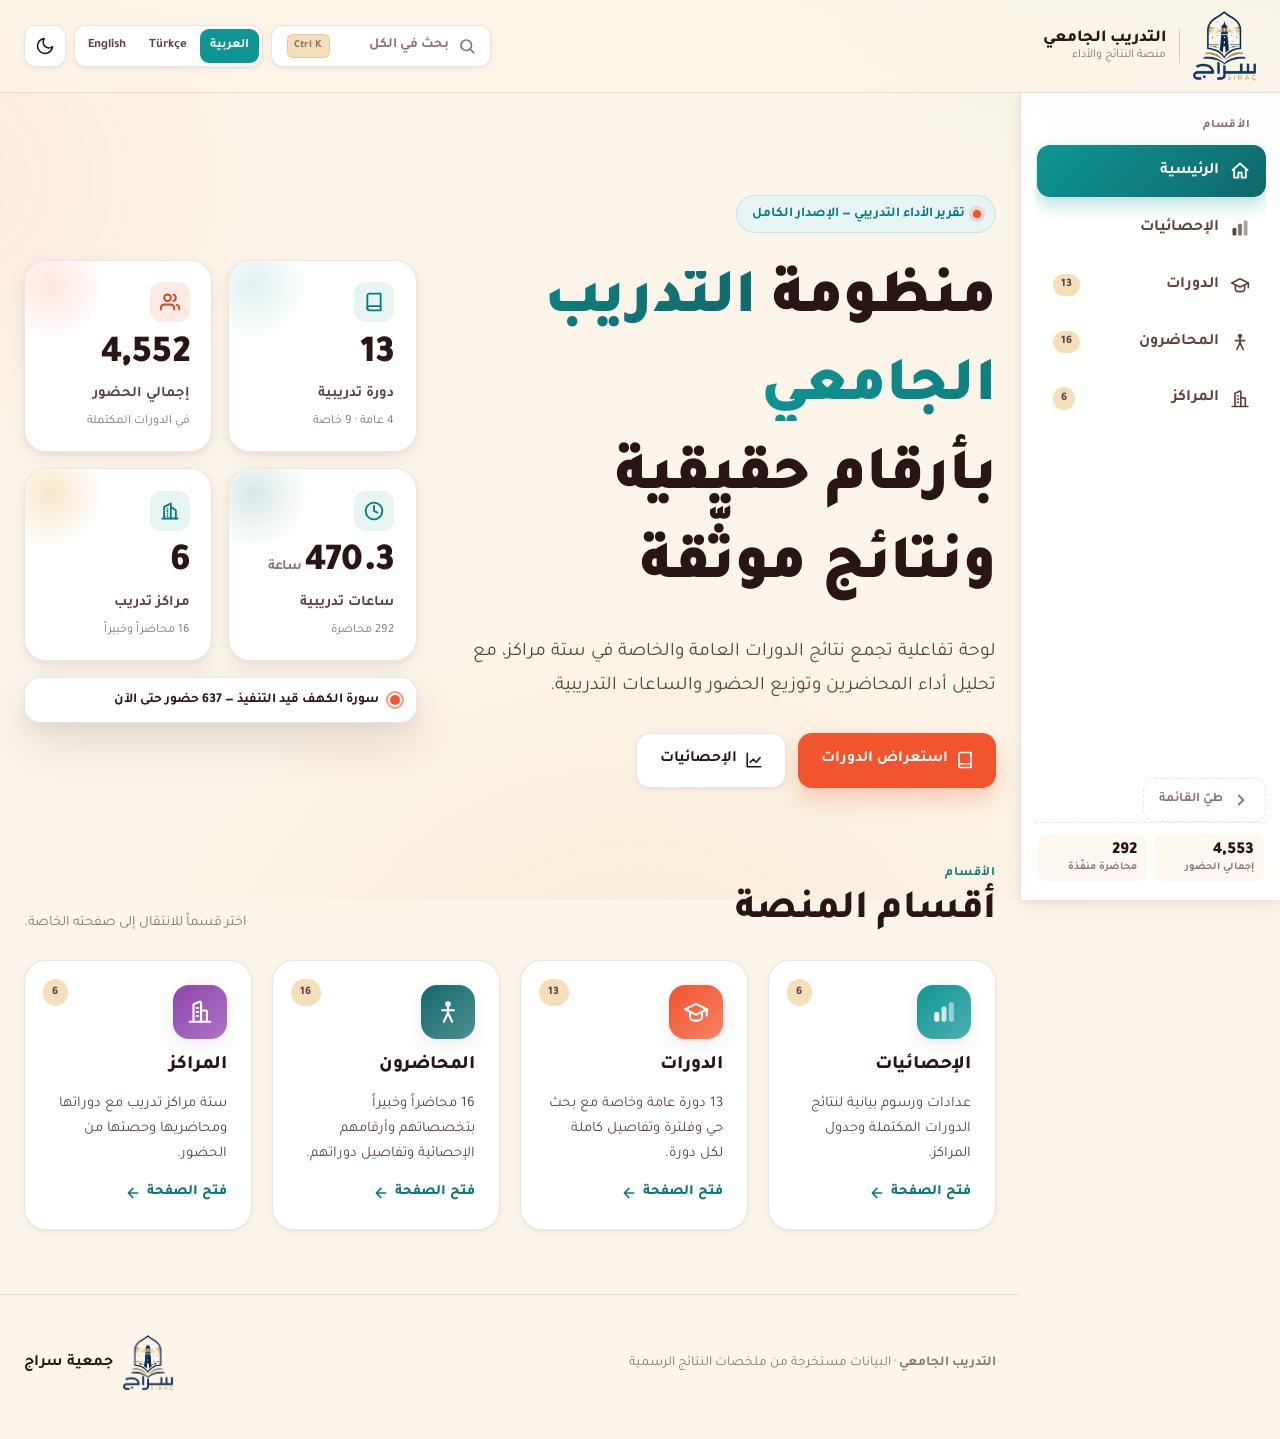
<file: index.html>
<!DOCTYPE html>
<html lang="ar" dir="rtl" data-theme="light">
<head>
<meta charset="UTF-8">
<meta name="viewport" content="width=device-width, initial-scale=1.0">
<meta name="color-scheme" content="light dark">
<title>الرئيسية — التدريب الجامعي</title>
<link rel="preconnect" href="https://fonts.googleapis.com">
<link rel="preconnect" href="https://fonts.gstatic.com" crossorigin>
<link href="https://fonts.googleapis.com/css2?family=Tajawal:wght@300;400;500;700;800;900&display=swap" rel="stylesheet">
<link rel="stylesheet" href="assets/style.css">
<script>
/* start every page at the top, even on back/forward or bfcache restore */
try{if('scrollRestoration' in history)history.scrollRestoration='manual'}catch(e){}
addEventListener('pageshow',function(){window.scrollTo(0,0)});
addEventListener('DOMContentLoaded',function(){window.scrollTo(0,0)});
</script>
</head>
<body data-page="home">

<header class="header">
  <div class="container">
    <a class="brand" href="#top" aria-label="Home">
      <span class="brand-mark" aria-hidden="true">
        <img class="logo-light" src="assets/logo.png" alt="">
        <img class="logo-dark" src="assets/logo-dark.png" alt="">
      </span>
      <span class="brand-text">
        <strong data-i18n="brand">التدريب الجامعي</strong>
        <span data-i18n="brandSub">منصة النتائج والأداء</span>
      </span>
    </a>
    <div class="header-actions">
      <button type="button" class="search-trigger" id="searchTrigger" aria-label="بحث">
        <svg viewBox="0 0 24 24" fill="none" stroke="currentColor" stroke-width="2.3" stroke-linecap="round" stroke-linejoin="round"><circle cx="11" cy="11" r="7"/><path d="M21 21l-4.3-4.3"/></svg>
        <span data-i18n="searchAll">بحث في الكل</span>
        <kbd>Ctrl K</kbd>
      </button>
      <div class="lang-switch" role="group" aria-label="Language">
        <button type="button" data-lang="ar" aria-pressed="true">العربية</button>
        <button type="button" data-lang="tr" aria-pressed="false">Türkçe</button>
        <button type="button" data-lang="en" aria-pressed="false">English</button>
      </div>
      <button type="button" class="icon-btn nav-burger" id="navBurger" aria-label="Menu" aria-controls="sideNav" aria-expanded="false">
        <svg viewBox="0 0 24 24" fill="none" stroke="currentColor" stroke-width="2.2" stroke-linecap="round"><path d="M4 7h16M4 12h16M4 17h16"/></svg>
      </button>
      <button type="button" class="icon-btn theme-toggle" id="themeToggle" aria-label="Toggle theme" title="Dark / Light">
        <svg class="moon" viewBox="0 0 24 24" fill="none" stroke="currentColor" stroke-width="2" stroke-linecap="round" stroke-linejoin="round"><path d="M21 12.8A9 9 0 1 1 11.2 3a7 7 0 0 0 9.8 9.8z"/></svg>
        <svg class="sun" viewBox="0 0 24 24" fill="none" stroke="currentColor" stroke-width="2" stroke-linecap="round" stroke-linejoin="round"><circle cx="12" cy="12" r="4"/><path d="M12 2v2M12 20v2M4.9 4.9l1.4 1.4M17.7 17.7l1.4 1.4M2 12h2M20 12h2M4.9 19.1l1.4-1.4M17.7 6.3l1.4-1.4"/></svg>
      </button>
    </div>
  </div>
</header>

<main id="top">
    <div class="nav-overlay" id="navOverlay"></div>
  <aside class="tabs-wrap" id="sideNav">
      <div class="tabs" role="navigation" aria-label="Sections">
        <div class="tabs-head"><div class="tabs-title" data-i18n="navTitle">الأقسام</div>
          <button type="button" class="drawer-close" id="drawerClose" aria-label="Close"><svg viewBox="0 0 24 24" fill="none" stroke="currentColor" stroke-width="2.4" stroke-linecap="round"><path d="M18 6L6 18M6 6l12 12"/></svg></button></div>
        <a class="tab" href="index.html" data-tab="home" aria-selected="false">
          <svg viewBox="0 0 24 24" fill="none" stroke="currentColor" stroke-width="2.2" stroke-linecap="round" stroke-linejoin="round"><path d="M3 11l9-8 9 8"/><path d="M5 10v10h5v-6h4v6h5V10"/></svg>
          <span data-i18n="tabHome">الرئيسية</span>
        </a>
        <a class="tab" href="stats.html" data-tab="stats" aria-selected="false">
          <svg viewBox="0 0 24 24" fill="none" stroke="currentColor" stroke-width="2" stroke-linecap="round" stroke-linejoin="round"><rect x="3" y="12" width="4.6" height="9" rx="1.6" fill="currentColor" stroke="none"/><rect x="9.7" y="7" width="4.6" height="14" rx="1.6" fill="currentColor" stroke="none" opacity=".75"/><rect x="16.4" y="3" width="4.6" height="18" rx="1.6" fill="currentColor" stroke="none" opacity=".5"/></svg>
          <span data-i18n="tabStats">الإحصائيات</span>
        </a>
        <a class="tab" href="courses.html" data-tab="courses" aria-selected="false">
          <svg viewBox="0 0 24 24" fill="none" stroke="currentColor" stroke-width="2" stroke-linecap="round" stroke-linejoin="round"><path d="M22 9.5 12 4.5 2 9.5l10 5 10-5Z"/><path d="M6.5 11.8V17c0 1.7 2.5 3 5.5 3s5.5-1.3 5.5-3v-5.2"/><path d="M22 9.5v5.8"/></svg>
          <span data-i18n="tabCourses">الدورات</span><span class="count">13</span>
        </a>
        <a class="tab" href="lecturers.html" data-tab="lecturers" aria-selected="false">
          <svg viewBox="0 0 24 24" fill="none" stroke="currentColor" stroke-width="2" stroke-linecap="round" stroke-linejoin="round"><circle cx="12" cy="4.6" r="2.6" fill="currentColor" stroke="none"/><path d="M12 7.6V13"/><path d="M6.6 10.4h10.8"/><path d="M8.2 21 12 13l3.8 8"/></svg>
          <span data-i18n="tabLecturers">المحاضرون</span><span class="count" id="lectCount">16</span>
        </a>
        <a class="tab" href="centers.html" data-tab="centers" aria-selected="false">
          <svg viewBox="0 0 24 24" fill="none" stroke="currentColor" stroke-width="2" stroke-linecap="round" stroke-linejoin="round"><path d="M2.5 21h19"/><path d="M6 21V5.6a1 1 0 0 1 .6-.9l5-2.1a1 1 0 0 1 1.4.9V21"/><path d="M13 10.6h4.4a1 1 0 0 1 1 1V21"/><path d="M8.8 8.2h1.6M8.8 12h1.6M8.8 15.8h1.6" stroke-width="1.7"/></svg>
          <span data-i18n="tabCenters">المراكز</span><span class="count">6</span>
        </a>
      </div>
      <div class="tabs-bottom">
        <button type="button" class="nav-collapse" id="navCollapse" aria-label="Collapse" title="">
          <svg viewBox="0 0 24 24" fill="none" stroke="currentColor" stroke-width="2.4" stroke-linecap="round" stroke-linejoin="round"><path d="M9 6l6 6-6 6"/></svg>
          <span data-i18n="navCollapse">طيّ القائمة</span>
        </button>
        <div class="tabs-foot">
          <div class="mini-kpi"><b class="num">4,553</b><span data-i18n="kAttend">إجمالي الحضور</span></div>
          <div class="mini-kpi"><b class="num">292</b><span data-i18n="sLectures">محاضرة منفّذة</span></div>
        </div>
      </div>
  </aside>
  <section class="hero">
    <div class="container hero-grid">
      <div class="reveal">
        <span class="eyebrow"><span class="dot"></span><span data-i18n="eyebrow">تقرير الأداء التدريبي — الإصدار الكامل</span></span>
        <h1 class="t-display" data-i18n-html="heroTitle">منظومة <span class="hl">التدريب الجامعي</span> <br>بأرقام حقيقية ونتائج موثّقة</h1>
        <p class="t-lead" data-i18n="heroLead">لوحة تفاعلية تجمع نتائج الدورات العامة والخاصة في ستة مراكز، مع تحليل أداء المحاضرين وتوزيع الحضور والساعات التدريبية.</p>
        <div class="hero-cta">
          <a class="btn btn-primary" href="courses.html">
            <svg viewBox="0 0 24 24" fill="none" stroke="currentColor" stroke-width="2.2" stroke-linecap="round" stroke-linejoin="round"><path d="M4 19.5A2.5 2.5 0 0 1 6.5 17H20"/><path d="M6.5 2H20v20H6.5A2.5 2.5 0 0 1 4 19.5v-15A2.5 2.5 0 0 1 6.5 2z"/></svg>
            <span data-i18n="ctaCourses">استعراض الدورات</span>
          </a>
          <a class="btn btn-ghost" href="stats.html">
            <svg viewBox="0 0 24 24" fill="none" stroke="currentColor" stroke-width="2.2" stroke-linecap="round" stroke-linejoin="round"><path d="M3 3v18h18"/><path d="M7 15l4-4 4 4 5-6"/></svg>
            <span data-i18n="ctaStats">الإحصائيات</span>
          </a>
        </div>
      </div>
      <div class="hero-visual reveal" data-delay="2">
        <div class="kpi-stack">
          <div class="kpi">
            <div class="kpi-icon"><svg viewBox="0 0 24 24" fill="none" stroke="currentColor" stroke-width="2.2" stroke-linecap="round" stroke-linejoin="round"><path d="M4 19.5A2.5 2.5 0 0 1 6.5 17H20"/><path d="M6.5 2H20v20H6.5A2.5 2.5 0 0 1 4 19.5v-15A2.5 2.5 0 0 1 6.5 2z"/></svg></div>
            <div class="kpi-value num"><span data-count="13">0</span></div>
            <div class="kpi-label" data-i18n="kCourses">دورة تدريبية</div>
            <div class="kpi-sub" data-i18n="kCoursesSub">4 عامة · 9 خاصة</div>
          </div>
          <div class="kpi">
            <div class="kpi-icon"><svg viewBox="0 0 24 24" fill="none" stroke="currentColor" stroke-width="2.2" stroke-linecap="round" stroke-linejoin="round"><path d="M17 21v-2a4 4 0 0 0-4-4H5a4 4 0 0 0-4 4v2"/><circle cx="9" cy="7" r="4"/><path d="M23 21v-2a4 4 0 0 0-3-3.87"/><path d="M16 3.13a4 4 0 0 1 0 7.75"/></svg></div>
            <div class="kpi-value num"><span data-count="4553">0</span></div>
            <div class="kpi-label" data-i18n="kAttend">إجمالي الحضور</div>
            <div class="kpi-sub" data-i18n="kAttendSub">في الدورات المكتملة</div>
          </div>
          <div class="kpi">
            <div class="kpi-icon"><svg viewBox="0 0 24 24" fill="none" stroke="currentColor" stroke-width="2.2" stroke-linecap="round" stroke-linejoin="round"><circle cx="12" cy="12" r="10"/><path d="M12 6v6l4 2"/></svg></div>
            <div class="kpi-value num"><span data-count="470.46" data-decimals="1">0</span><small data-i18n="hUnit">ساعة</small></div>
            <div class="kpi-label" data-i18n="kHours">ساعات تدريبية</div>
            <div class="kpi-sub" data-i18n="kHoursSub">292 محاضرة</div>
          </div>
          <div class="kpi">
            <div class="kpi-icon"><svg viewBox="0 0 24 24" fill="none" stroke="currentColor" stroke-width="2.2" stroke-linecap="round" stroke-linejoin="round"><path d="M3 21h18"/><path d="M5 21V7l8-4v18"/><path d="M19 21V11l-6-4"/><path d="M9 9v.01M9 12v.01M9 15v.01M9 18v.01"/></svg></div>
            <div class="kpi-value num"><span data-count="6">0</span></div>
            <div class="kpi-label" data-i18n="kCenters">مراكز تدريب</div>
            <div class="kpi-sub" data-i18n="kCentersSub">16 محاضراً وخبيراً</div>
          </div>
        </div>
        <div class="float-badge"><span class="pulse"></span><span data-i18n="ongoingBadge">سورة الكهف قيد التنفيذ — 637 حضور حتى الآن</span></div>
      </div>
    </div>
  </section>
  <section class="page-sections">
    <div class="container">
      <div class="section-head reveal">
        <div><span class="t-label" data-i18n="navTitle"></span><h2 class="t-h1" data-i18n="homeSectionsTitle"></h2></div>
        <p class="t-muted" data-i18n="homeSectionsDesc"></p>
      </div>
      <div class="home-grid">
        <a class="card home-card reveal" data-delay="1" href="stats.html">
          <span class="n">6</span>
          <div class="ic" style="background:linear-gradient(135deg,#0E9594,#0E9594bb)"><svg viewBox="0 0 24 24" fill="none" stroke="currentColor" stroke-width="2" stroke-linecap="round" stroke-linejoin="round"><rect x="3" y="12" width="4.6" height="9" rx="1.6" fill="currentColor" stroke="none"/><rect x="9.7" y="7" width="4.6" height="14" rx="1.6" fill="currentColor" stroke="none" opacity=".75"/><rect x="16.4" y="3" width="4.6" height="18" rx="1.6" fill="currentColor" stroke="none" opacity=".5"/></svg></div>
          <h3 data-i18n="tabStats"></h3>
          <p data-i18n="homeStats"></p>
          <span class="more"><span data-i18n="open"></span><svg viewBox="0 0 24 24" fill="none" stroke="currentColor" stroke-width="2.4" stroke-linecap="round" stroke-linejoin="round"><path d="M19 12H5M12 19l-7-7 7-7"/></svg></span>
        </a>
        <a class="card home-card reveal" data-delay="2" href="courses.html">
          <span class="n">13</span>
          <div class="ic" style="background:linear-gradient(135deg,#F2542D,#F2542Dbb)"><svg viewBox="0 0 24 24" fill="none" stroke="currentColor" stroke-width="2" stroke-linecap="round" stroke-linejoin="round"><path d="M22 9.5 12 4.5 2 9.5l10 5 10-5Z"/><path d="M6.5 11.8V17c0 1.7 2.5 3 5.5 3s5.5-1.3 5.5-3v-5.2"/><path d="M22 9.5v5.8"/></svg></div>
          <h3 data-i18n="tabCourses"></h3>
          <p data-i18n="homeCourses"></p>
          <span class="more"><span data-i18n="open"></span><svg viewBox="0 0 24 24" fill="none" stroke="currentColor" stroke-width="2.4" stroke-linecap="round" stroke-linejoin="round"><path d="M19 12H5M12 19l-7-7 7-7"/></svg></span>
        </a>
        <a class="card home-card reveal" data-delay="3" href="lecturers.html">
          <span class="n">16</span>
          <div class="ic" style="background:linear-gradient(135deg,#11686A,#11686Abb)"><svg viewBox="0 0 24 24" fill="none" stroke="currentColor" stroke-width="2" stroke-linecap="round" stroke-linejoin="round"><circle cx="12" cy="4.6" r="2.6" fill="currentColor" stroke="none"/><path d="M12 7.6V13"/><path d="M6.6 10.4h10.8"/><path d="M8.2 21 12 13l3.8 8"/></svg></div>
          <h3 data-i18n="tabLecturers"></h3>
          <p data-i18n="homeLecturers"></p>
          <span class="more"><span data-i18n="open"></span><svg viewBox="0 0 24 24" fill="none" stroke="currentColor" stroke-width="2.4" stroke-linecap="round" stroke-linejoin="round"><path d="M19 12H5M12 19l-7-7 7-7"/></svg></span>
        </a>
        <a class="card home-card reveal" data-delay="4" href="centers.html">
          <span class="n">6</span>
          <div class="ic" style="background:linear-gradient(135deg,#8E44AD,#8E44ADbb)"><svg viewBox="0 0 24 24" fill="none" stroke="currentColor" stroke-width="2" stroke-linecap="round" stroke-linejoin="round"><path d="M2.5 21h19"/><path d="M6 21V5.6a1 1 0 0 1 .6-.9l5-2.1a1 1 0 0 1 1.4.9V21"/><path d="M13 10.6h4.4a1 1 0 0 1 1 1V21"/><path d="M8.8 8.2h1.6M8.8 12h1.6M8.8 15.8h1.6" stroke-width="1.7"/></svg></div>
          <h3 data-i18n="tabCenters"></h3>
          <p data-i18n="homeCenters"></p>
          <span class="more"><span data-i18n="open"></span><svg viewBox="0 0 24 24" fill="none" stroke="currentColor" stroke-width="2.4" stroke-linecap="round" stroke-linejoin="round"><path d="M19 12H5M12 19l-7-7 7-7"/></svg></span>
        </a>
      </div>
    </div>
  </section>
</main>

<footer class="footer">
  <div class="container">
    <div>
      <strong data-i18n="brand">التدريب الجامعي</strong> · <span data-i18n="footerNote">البيانات مستخرجة من ملخصات النتائج الرسمية</span>
    </div>
    <div class="footer-org">
      <img class="logo-light" src="assets/logo.png" alt="" aria-hidden="true">
      <img class="logo-dark" src="assets/logo-dark.png" alt="" aria-hidden="true">
      <strong data-i18n="org">جمعية سراج</strong>
    </div>
  </div>
</footer>

<div class="modal" id="modal" aria-hidden="true">
  <div class="modal-backdrop" data-close></div>
  <div class="modal-dialog" role="dialog" aria-modal="true" aria-labelledby="modalTitle">
    <div class="modal-head">
      <div>
        <div class="badges" id="modalBadges" style="justify-content:start;margin-bottom:.5rem"></div>
        <h2 id="modalTitle"></h2>
        <p class="t-muted" id="modalSub"></p>
      </div>
      <button type="button" class="modal-close" data-close aria-label="Close">
        <svg viewBox="0 0 24 24" fill="none" stroke="currentColor" stroke-width="2.4" stroke-linecap="round"><path d="M18 6L6 18M6 6l12 12"/></svg>
      </button>
    </div>
    <div class="modal-body" id="modalBody"></div>
  </div>
</div>

<div class="modal search-modal" id="searchModal" aria-hidden="true">
  <div class="modal-backdrop" data-close-search></div>
  <div class="search-dialog" role="dialog" aria-modal="true" aria-label="Search">
    <div class="search-bar">
      <svg viewBox="0 0 24 24" fill="none" stroke="currentColor" stroke-width="2.3" stroke-linecap="round" stroke-linejoin="round"><circle cx="11" cy="11" r="7"/><path d="M21 21l-4.3-4.3"/></svg>
      <input type="search" id="searchInput2" data-i18n-ph="searchPh2" placeholder="ابحث عن دورة أو محاضر أو مركز…" autocomplete="off">
      <button type="button" class="modal-close" data-close-search aria-label="Close">
        <svg viewBox="0 0 24 24" fill="none" stroke="currentColor" stroke-width="2.4" stroke-linecap="round"><path d="M18 6L6 18M6 6l12 12"/></svg>
      </button>
    </div>
    <div class="search-results" id="searchResults"></div>
    <div class="search-foot">
      <span><kbd>↑</kbd><kbd>↓</kbd></span>
      <span><kbd>Enter</kbd> <span data-i18n="searchOpen">للفتح</span></span>
      <span><kbd>Esc</kbd> <span data-i18n="searchEsc">للإغلاق</span></span>
    </div>
  </div>
</div>

<button type="button" class="back-top" id="backTop" aria-label="Back to top">
  <svg viewBox="0 0 24 24" fill="none" stroke="currentColor" stroke-width="2.4" stroke-linecap="round" stroke-linejoin="round"><path d="M12 19V5M5 12l7-7 7 7"/></svg>
</button>
<div class="toast" id="toast" role="status" aria-live="polite"></div>

<script src="assets/chart.umd.min.js"></script>
<script src="assets/data.js"></script>
<script src="assets/app.js"></script>
</body>
</html>
</file>
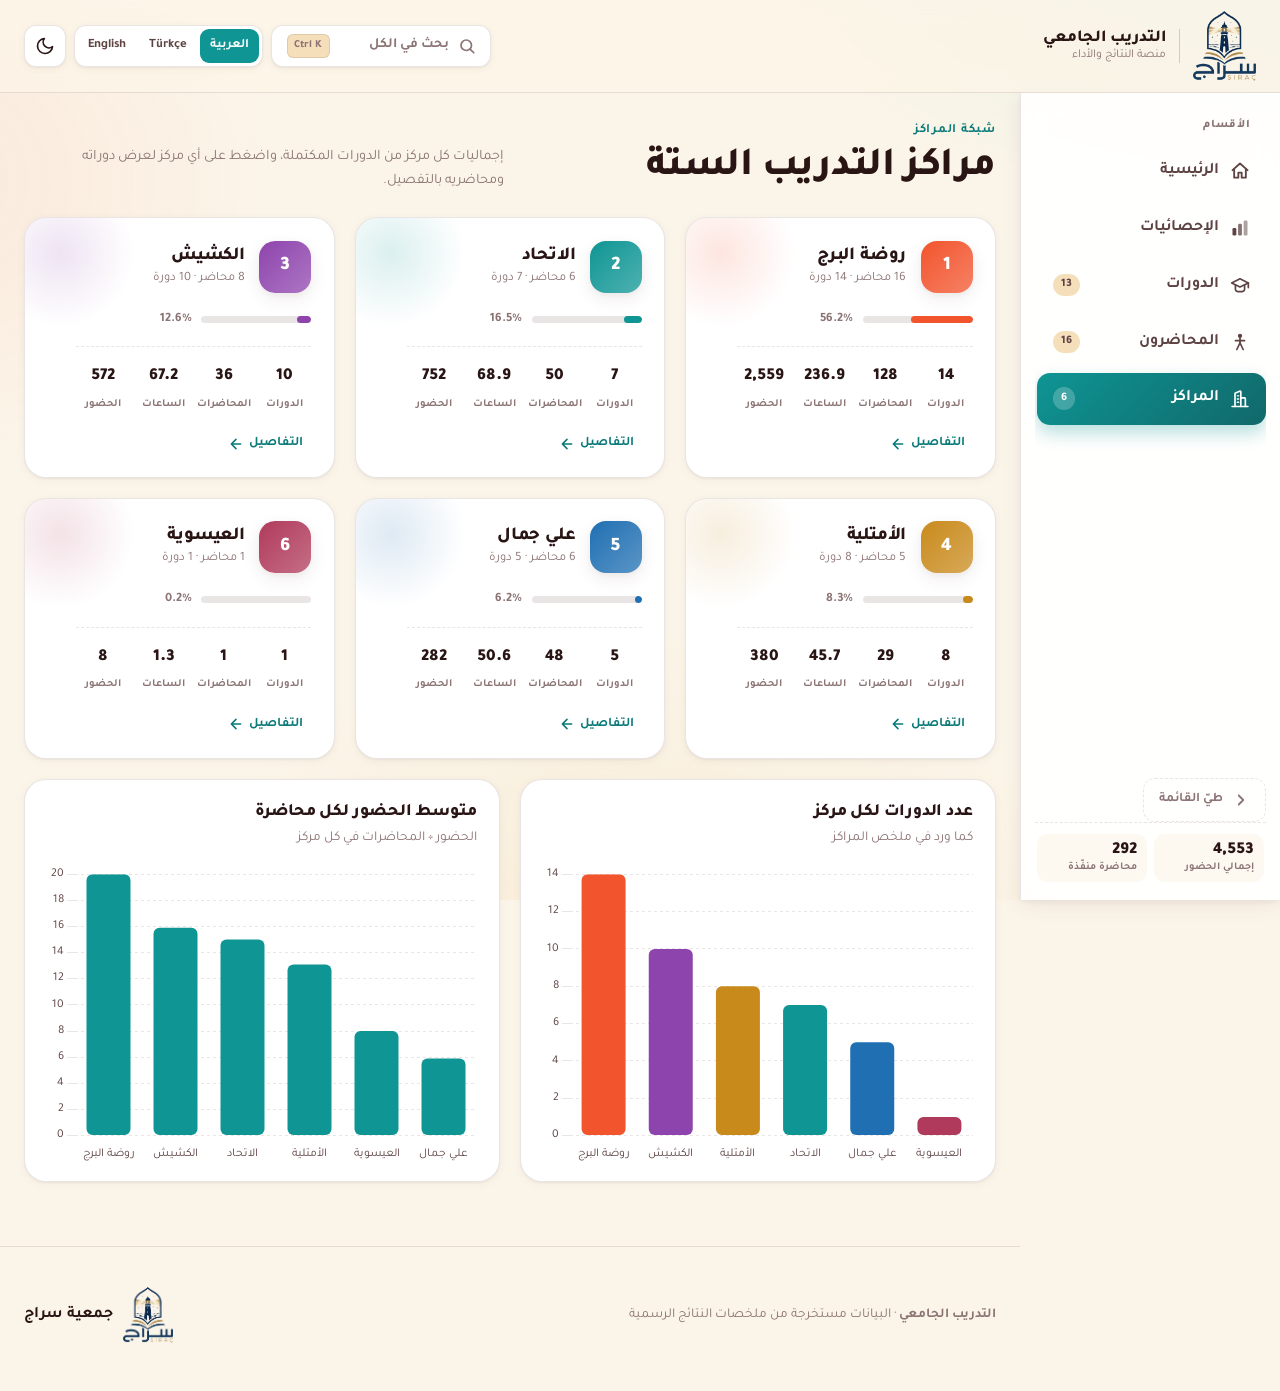
<file: centers.html>
<!DOCTYPE html>
<html lang="ar" dir="rtl" data-theme="light">
<head>
<meta charset="UTF-8">
<meta name="viewport" content="width=device-width, initial-scale=1.0">
<meta name="color-scheme" content="light dark">
<title>المراكز — التدريب الجامعي</title>
<link rel="preconnect" href="https://fonts.googleapis.com">
<link rel="preconnect" href="https://fonts.gstatic.com" crossorigin>
<link href="https://fonts.googleapis.com/css2?family=Tajawal:wght@300;400;500;700;800;900&display=swap" rel="stylesheet">
<link rel="stylesheet" href="assets/style.css">
<script>
/* start every page at the top, even on back/forward or bfcache restore */
try{if('scrollRestoration' in history)history.scrollRestoration='manual'}catch(e){}
addEventListener('pageshow',function(){window.scrollTo(0,0)});
addEventListener('DOMContentLoaded',function(){window.scrollTo(0,0)});
</script>
</head>
<body data-page="centers">

<header class="header">
  <div class="container">
    <a class="brand" href="#top" aria-label="Home">
      <span class="brand-mark" aria-hidden="true">
        <img class="logo-light" src="assets/logo.png" alt="">
        <img class="logo-dark" src="assets/logo-dark.png" alt="">
      </span>
      <span class="brand-text">
        <strong data-i18n="brand">التدريب الجامعي</strong>
        <span data-i18n="brandSub">منصة النتائج والأداء</span>
      </span>
    </a>
    <div class="header-actions">
      <button type="button" class="search-trigger" id="searchTrigger" aria-label="بحث">
        <svg viewBox="0 0 24 24" fill="none" stroke="currentColor" stroke-width="2.3" stroke-linecap="round" stroke-linejoin="round"><circle cx="11" cy="11" r="7"/><path d="M21 21l-4.3-4.3"/></svg>
        <span data-i18n="searchAll">بحث في الكل</span>
        <kbd>Ctrl K</kbd>
      </button>
      <div class="lang-switch" role="group" aria-label="Language">
        <button type="button" data-lang="ar" aria-pressed="true">العربية</button>
        <button type="button" data-lang="tr" aria-pressed="false">Türkçe</button>
        <button type="button" data-lang="en" aria-pressed="false">English</button>
      </div>
      <button type="button" class="icon-btn nav-burger" id="navBurger" aria-label="Menu" aria-controls="sideNav" aria-expanded="false">
        <svg viewBox="0 0 24 24" fill="none" stroke="currentColor" stroke-width="2.2" stroke-linecap="round"><path d="M4 7h16M4 12h16M4 17h16"/></svg>
      </button>
      <button type="button" class="icon-btn theme-toggle" id="themeToggle" aria-label="Toggle theme" title="Dark / Light">
        <svg class="moon" viewBox="0 0 24 24" fill="none" stroke="currentColor" stroke-width="2" stroke-linecap="round" stroke-linejoin="round"><path d="M21 12.8A9 9 0 1 1 11.2 3a7 7 0 0 0 9.8 9.8z"/></svg>
        <svg class="sun" viewBox="0 0 24 24" fill="none" stroke="currentColor" stroke-width="2" stroke-linecap="round" stroke-linejoin="round"><circle cx="12" cy="12" r="4"/><path d="M12 2v2M12 20v2M4.9 4.9l1.4 1.4M17.7 17.7l1.4 1.4M2 12h2M20 12h2M4.9 19.1l1.4-1.4M17.7 6.3l1.4-1.4"/></svg>
      </button>
    </div>
  </div>
</header>

<main id="top">
    <div class="nav-overlay" id="navOverlay"></div>
  <aside class="tabs-wrap" id="sideNav">
      <div class="tabs" role="navigation" aria-label="Sections">
        <div class="tabs-head"><div class="tabs-title" data-i18n="navTitle">الأقسام</div>
          <button type="button" class="drawer-close" id="drawerClose" aria-label="Close"><svg viewBox="0 0 24 24" fill="none" stroke="currentColor" stroke-width="2.4" stroke-linecap="round"><path d="M18 6L6 18M6 6l12 12"/></svg></button></div>
        <a class="tab" href="index.html" data-tab="home" aria-selected="false">
          <svg viewBox="0 0 24 24" fill="none" stroke="currentColor" stroke-width="2.2" stroke-linecap="round" stroke-linejoin="round"><path d="M3 11l9-8 9 8"/><path d="M5 10v10h5v-6h4v6h5V10"/></svg>
          <span data-i18n="tabHome">الرئيسية</span>
        </a>
        <a class="tab" href="stats.html" data-tab="stats" aria-selected="false">
          <svg viewBox="0 0 24 24" fill="none" stroke="currentColor" stroke-width="2" stroke-linecap="round" stroke-linejoin="round"><rect x="3" y="12" width="4.6" height="9" rx="1.6" fill="currentColor" stroke="none"/><rect x="9.7" y="7" width="4.6" height="14" rx="1.6" fill="currentColor" stroke="none" opacity=".75"/><rect x="16.4" y="3" width="4.6" height="18" rx="1.6" fill="currentColor" stroke="none" opacity=".5"/></svg>
          <span data-i18n="tabStats">الإحصائيات</span>
        </a>
        <a class="tab" href="courses.html" data-tab="courses" aria-selected="false">
          <svg viewBox="0 0 24 24" fill="none" stroke="currentColor" stroke-width="2" stroke-linecap="round" stroke-linejoin="round"><path d="M22 9.5 12 4.5 2 9.5l10 5 10-5Z"/><path d="M6.5 11.8V17c0 1.7 2.5 3 5.5 3s5.5-1.3 5.5-3v-5.2"/><path d="M22 9.5v5.8"/></svg>
          <span data-i18n="tabCourses">الدورات</span><span class="count">13</span>
        </a>
        <a class="tab" href="lecturers.html" data-tab="lecturers" aria-selected="false">
          <svg viewBox="0 0 24 24" fill="none" stroke="currentColor" stroke-width="2" stroke-linecap="round" stroke-linejoin="round"><circle cx="12" cy="4.6" r="2.6" fill="currentColor" stroke="none"/><path d="M12 7.6V13"/><path d="M6.6 10.4h10.8"/><path d="M8.2 21 12 13l3.8 8"/></svg>
          <span data-i18n="tabLecturers">المحاضرون</span><span class="count" id="lectCount">16</span>
        </a>
        <a class="tab" href="centers.html" data-tab="centers" aria-selected="false">
          <svg viewBox="0 0 24 24" fill="none" stroke="currentColor" stroke-width="2" stroke-linecap="round" stroke-linejoin="round"><path d="M2.5 21h19"/><path d="M6 21V5.6a1 1 0 0 1 .6-.9l5-2.1a1 1 0 0 1 1.4.9V21"/><path d="M13 10.6h4.4a1 1 0 0 1 1 1V21"/><path d="M8.8 8.2h1.6M8.8 12h1.6M8.8 15.8h1.6" stroke-width="1.7"/></svg>
          <span data-i18n="tabCenters">المراكز</span><span class="count">6</span>
        </a>
      </div>
      <div class="tabs-bottom">
        <button type="button" class="nav-collapse" id="navCollapse" aria-label="Collapse" title="">
          <svg viewBox="0 0 24 24" fill="none" stroke="currentColor" stroke-width="2.4" stroke-linecap="round" stroke-linejoin="round"><path d="M9 6l6 6-6 6"/></svg>
          <span data-i18n="navCollapse">طيّ القائمة</span>
        </button>
        <div class="tabs-foot">
          <div class="mini-kpi"><b class="num">4,553</b><span data-i18n="kAttend">إجمالي الحضور</span></div>
          <div class="mini-kpi"><b class="num">292</b><span data-i18n="sLectures">محاضرة منفّذة</span></div>
        </div>
      </div>
  </aside>
  <div class="container layout">
  <div class="panels">
<section class="panel active" id="panel-centers">
    <div class="panel-inner">
      <div class="section-head reveal">
        <div>
          <span class="t-label" data-i18n="centersLabel">شبكة المراكز</span>
          <h2 class="t-h1" data-i18n="centersTitle">مراكز التدريب الستة</h2>
        </div>
        <p class="t-muted" data-i18n="centersDesc">إجماليات كل مركز من الدورات المكتملة، واضغط على أي مركز لعرض دوراته ومحاضريه بالتفصيل.</p>
      </div>
      <div class="grid grid-3" id="centersGrid"></div>
      <div class="grid grid-2" style="margin-top:1.25rem">
        <div class="card chart-card reveal">
          <div class="chart-title"><div><h3 data-i18n="chCenterCourses">عدد الدورات لكل مركز</h3><p class="chart-sub" data-i18n="chCenterCoursesSub">كما ورد في ملخص المراكز</p></div></div>
          <div class="chart-box"><canvas id="chCenterCourses" role="img"></canvas></div>
        </div>
        <div class="card chart-card reveal" data-delay="1">
          <div class="chart-title"><div><h3 data-i18n="chCenterAvg">متوسط الحضور لكل محاضرة</h3><p class="chart-sub" data-i18n="chCenterAvgSub">الحضور ÷ المحاضرات في كل مركز</p></div></div>
          <div class="chart-box"><canvas id="chCenterAvg" role="img"></canvas></div>
        </div>
      </div>
    </div>
  </section>
  </div>
  </div>
</main>

<footer class="footer">
  <div class="container">
    <div>
      <strong data-i18n="brand">التدريب الجامعي</strong> · <span data-i18n="footerNote">البيانات مستخرجة من ملخصات النتائج الرسمية</span>
    </div>
    <div class="footer-org">
      <img class="logo-light" src="assets/logo.png" alt="" aria-hidden="true">
      <img class="logo-dark" src="assets/logo-dark.png" alt="" aria-hidden="true">
      <strong data-i18n="org">جمعية سراج</strong>
    </div>
  </div>
</footer>

<div class="modal" id="modal" aria-hidden="true">
  <div class="modal-backdrop" data-close></div>
  <div class="modal-dialog" role="dialog" aria-modal="true" aria-labelledby="modalTitle">
    <div class="modal-head">
      <div>
        <div class="badges" id="modalBadges" style="justify-content:start;margin-bottom:.5rem"></div>
        <h2 id="modalTitle"></h2>
        <p class="t-muted" id="modalSub"></p>
      </div>
      <button type="button" class="modal-close" data-close aria-label="Close">
        <svg viewBox="0 0 24 24" fill="none" stroke="currentColor" stroke-width="2.4" stroke-linecap="round"><path d="M18 6L6 18M6 6l12 12"/></svg>
      </button>
    </div>
    <div class="modal-body" id="modalBody"></div>
  </div>
</div>

<div class="modal search-modal" id="searchModal" aria-hidden="true">
  <div class="modal-backdrop" data-close-search></div>
  <div class="search-dialog" role="dialog" aria-modal="true" aria-label="Search">
    <div class="search-bar">
      <svg viewBox="0 0 24 24" fill="none" stroke="currentColor" stroke-width="2.3" stroke-linecap="round" stroke-linejoin="round"><circle cx="11" cy="11" r="7"/><path d="M21 21l-4.3-4.3"/></svg>
      <input type="search" id="searchInput2" data-i18n-ph="searchPh2" placeholder="ابحث عن دورة أو محاضر أو مركز…" autocomplete="off">
      <button type="button" class="modal-close" data-close-search aria-label="Close">
        <svg viewBox="0 0 24 24" fill="none" stroke="currentColor" stroke-width="2.4" stroke-linecap="round"><path d="M18 6L6 18M6 6l12 12"/></svg>
      </button>
    </div>
    <div class="search-results" id="searchResults"></div>
    <div class="search-foot">
      <span><kbd>↑</kbd><kbd>↓</kbd></span>
      <span><kbd>Enter</kbd> <span data-i18n="searchOpen">للفتح</span></span>
      <span><kbd>Esc</kbd> <span data-i18n="searchEsc">للإغلاق</span></span>
    </div>
  </div>
</div>

<button type="button" class="back-top" id="backTop" aria-label="Back to top">
  <svg viewBox="0 0 24 24" fill="none" stroke="currentColor" stroke-width="2.4" stroke-linecap="round" stroke-linejoin="round"><path d="M12 19V5M5 12l7-7 7 7"/></svg>
</button>
<div class="toast" id="toast" role="status" aria-live="polite"></div>

<script src="assets/chart.umd.min.js"></script>
<script src="assets/data.js"></script>
<script src="assets/app.js"></script>
</body>
</html>
</file>
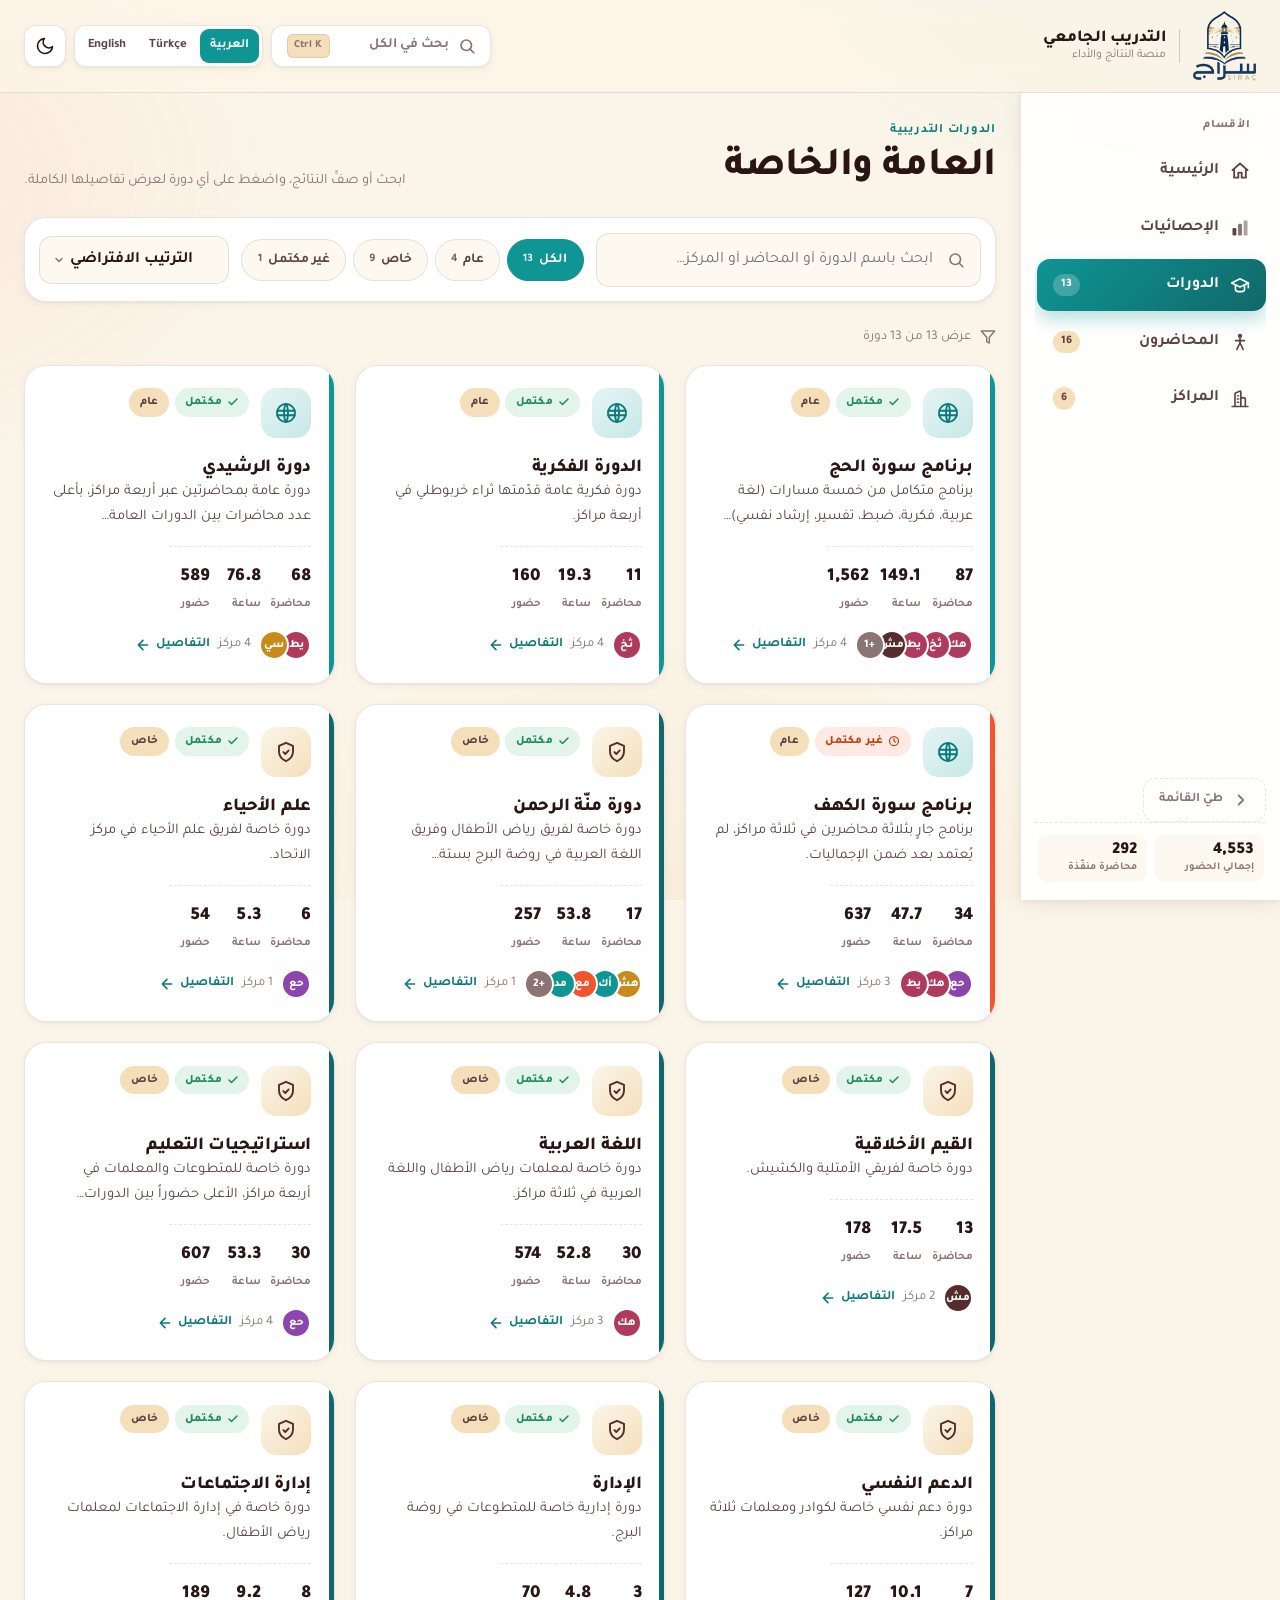
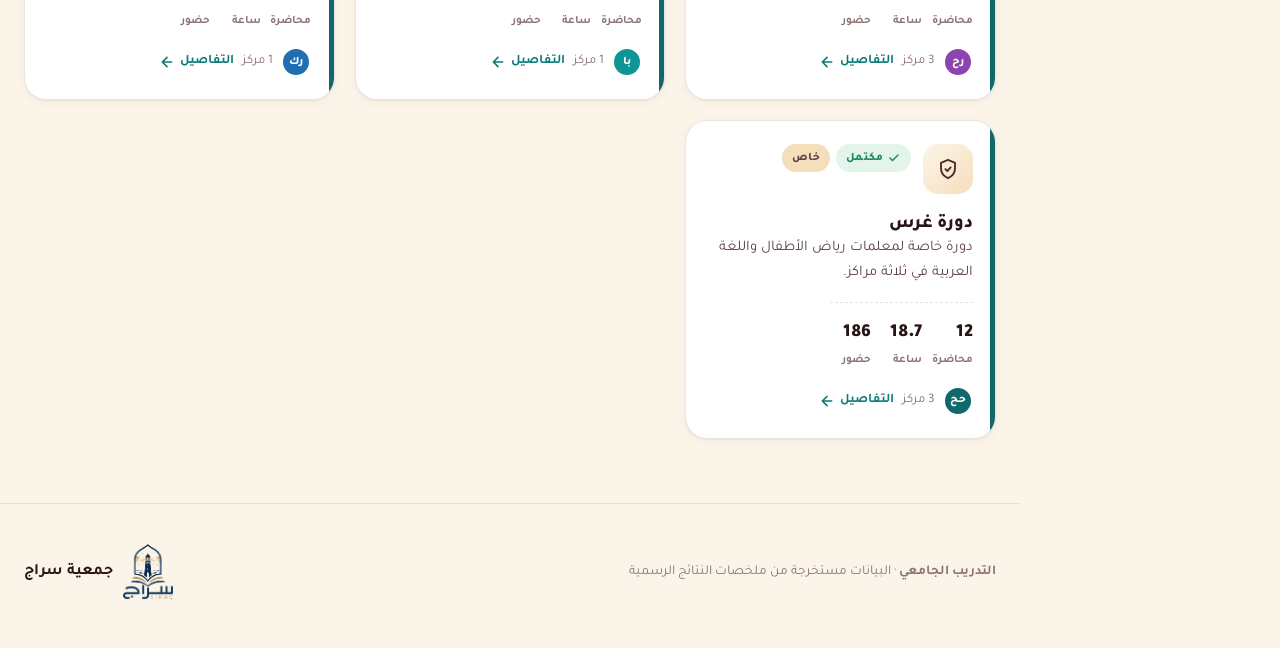
<file: courses.html>
<!DOCTYPE html>
<html lang="ar" dir="rtl" data-theme="light">
<head>
<meta charset="UTF-8">
<meta name="viewport" content="width=device-width, initial-scale=1.0">
<meta name="color-scheme" content="light dark">
<title>الدورات — التدريب الجامعي</title>
<link rel="preconnect" href="https://fonts.googleapis.com">
<link rel="preconnect" href="https://fonts.gstatic.com" crossorigin>
<link href="https://fonts.googleapis.com/css2?family=Tajawal:wght@300;400;500;700;800;900&display=swap" rel="stylesheet">
<link rel="stylesheet" href="assets/style.css">
<script>
/* start every page at the top, even on back/forward or bfcache restore */
try{if('scrollRestoration' in history)history.scrollRestoration='manual'}catch(e){}
addEventListener('pageshow',function(){window.scrollTo(0,0)});
addEventListener('DOMContentLoaded',function(){window.scrollTo(0,0)});
</script>
</head>
<body data-page="courses">

<header class="header">
  <div class="container">
    <a class="brand" href="#top" aria-label="Home">
      <span class="brand-mark" aria-hidden="true">
        <img class="logo-light" src="assets/logo.png" alt="">
        <img class="logo-dark" src="assets/logo-dark.png" alt="">
      </span>
      <span class="brand-text">
        <strong data-i18n="brand">التدريب الجامعي</strong>
        <span data-i18n="brandSub">منصة النتائج والأداء</span>
      </span>
    </a>
    <div class="header-actions">
      <button type="button" class="search-trigger" id="searchTrigger" aria-label="بحث">
        <svg viewBox="0 0 24 24" fill="none" stroke="currentColor" stroke-width="2.3" stroke-linecap="round" stroke-linejoin="round"><circle cx="11" cy="11" r="7"/><path d="M21 21l-4.3-4.3"/></svg>
        <span data-i18n="searchAll">بحث في الكل</span>
        <kbd>Ctrl K</kbd>
      </button>
      <div class="lang-switch" role="group" aria-label="Language">
        <button type="button" data-lang="ar" aria-pressed="true">العربية</button>
        <button type="button" data-lang="tr" aria-pressed="false">Türkçe</button>
        <button type="button" data-lang="en" aria-pressed="false">English</button>
      </div>
      <button type="button" class="icon-btn nav-burger" id="navBurger" aria-label="Menu" aria-controls="sideNav" aria-expanded="false">
        <svg viewBox="0 0 24 24" fill="none" stroke="currentColor" stroke-width="2.2" stroke-linecap="round"><path d="M4 7h16M4 12h16M4 17h16"/></svg>
      </button>
      <button type="button" class="icon-btn theme-toggle" id="themeToggle" aria-label="Toggle theme" title="Dark / Light">
        <svg class="moon" viewBox="0 0 24 24" fill="none" stroke="currentColor" stroke-width="2" stroke-linecap="round" stroke-linejoin="round"><path d="M21 12.8A9 9 0 1 1 11.2 3a7 7 0 0 0 9.8 9.8z"/></svg>
        <svg class="sun" viewBox="0 0 24 24" fill="none" stroke="currentColor" stroke-width="2" stroke-linecap="round" stroke-linejoin="round"><circle cx="12" cy="12" r="4"/><path d="M12 2v2M12 20v2M4.9 4.9l1.4 1.4M17.7 17.7l1.4 1.4M2 12h2M20 12h2M4.9 19.1l1.4-1.4M17.7 6.3l1.4-1.4"/></svg>
      </button>
    </div>
  </div>
</header>

<main id="top">
    <div class="nav-overlay" id="navOverlay"></div>
  <aside class="tabs-wrap" id="sideNav">
      <div class="tabs" role="navigation" aria-label="Sections">
        <div class="tabs-head"><div class="tabs-title" data-i18n="navTitle">الأقسام</div>
          <button type="button" class="drawer-close" id="drawerClose" aria-label="Close"><svg viewBox="0 0 24 24" fill="none" stroke="currentColor" stroke-width="2.4" stroke-linecap="round"><path d="M18 6L6 18M6 6l12 12"/></svg></button></div>
        <a class="tab" href="index.html" data-tab="home" aria-selected="false">
          <svg viewBox="0 0 24 24" fill="none" stroke="currentColor" stroke-width="2.2" stroke-linecap="round" stroke-linejoin="round"><path d="M3 11l9-8 9 8"/><path d="M5 10v10h5v-6h4v6h5V10"/></svg>
          <span data-i18n="tabHome">الرئيسية</span>
        </a>
        <a class="tab" href="stats.html" data-tab="stats" aria-selected="false">
          <svg viewBox="0 0 24 24" fill="none" stroke="currentColor" stroke-width="2" stroke-linecap="round" stroke-linejoin="round"><rect x="3" y="12" width="4.6" height="9" rx="1.6" fill="currentColor" stroke="none"/><rect x="9.7" y="7" width="4.6" height="14" rx="1.6" fill="currentColor" stroke="none" opacity=".75"/><rect x="16.4" y="3" width="4.6" height="18" rx="1.6" fill="currentColor" stroke="none" opacity=".5"/></svg>
          <span data-i18n="tabStats">الإحصائيات</span>
        </a>
        <a class="tab" href="courses.html" data-tab="courses" aria-selected="false">
          <svg viewBox="0 0 24 24" fill="none" stroke="currentColor" stroke-width="2" stroke-linecap="round" stroke-linejoin="round"><path d="M22 9.5 12 4.5 2 9.5l10 5 10-5Z"/><path d="M6.5 11.8V17c0 1.7 2.5 3 5.5 3s5.5-1.3 5.5-3v-5.2"/><path d="M22 9.5v5.8"/></svg>
          <span data-i18n="tabCourses">الدورات</span><span class="count">13</span>
        </a>
        <a class="tab" href="lecturers.html" data-tab="lecturers" aria-selected="false">
          <svg viewBox="0 0 24 24" fill="none" stroke="currentColor" stroke-width="2" stroke-linecap="round" stroke-linejoin="round"><circle cx="12" cy="4.6" r="2.6" fill="currentColor" stroke="none"/><path d="M12 7.6V13"/><path d="M6.6 10.4h10.8"/><path d="M8.2 21 12 13l3.8 8"/></svg>
          <span data-i18n="tabLecturers">المحاضرون</span><span class="count" id="lectCount">16</span>
        </a>
        <a class="tab" href="centers.html" data-tab="centers" aria-selected="false">
          <svg viewBox="0 0 24 24" fill="none" stroke="currentColor" stroke-width="2" stroke-linecap="round" stroke-linejoin="round"><path d="M2.5 21h19"/><path d="M6 21V5.6a1 1 0 0 1 .6-.9l5-2.1a1 1 0 0 1 1.4.9V21"/><path d="M13 10.6h4.4a1 1 0 0 1 1 1V21"/><path d="M8.8 8.2h1.6M8.8 12h1.6M8.8 15.8h1.6" stroke-width="1.7"/></svg>
          <span data-i18n="tabCenters">المراكز</span><span class="count">6</span>
        </a>
      </div>
      <div class="tabs-bottom">
        <button type="button" class="nav-collapse" id="navCollapse" aria-label="Collapse" title="">
          <svg viewBox="0 0 24 24" fill="none" stroke="currentColor" stroke-width="2.4" stroke-linecap="round" stroke-linejoin="round"><path d="M9 6l6 6-6 6"/></svg>
          <span data-i18n="navCollapse">طيّ القائمة</span>
        </button>
        <div class="tabs-foot">
          <div class="mini-kpi"><b class="num">4,553</b><span data-i18n="kAttend">إجمالي الحضور</span></div>
          <div class="mini-kpi"><b class="num">292</b><span data-i18n="sLectures">محاضرة منفّذة</span></div>
        </div>
      </div>
  </aside>
  <div class="container layout">
  <div class="panels">
<section class="panel active" id="panel-courses">
    <div class="panel-inner">
      <div class="section-head reveal">
        <div>
          <span class="t-label" data-i18n="coursesLabel">الدورات التدريبية</span>
          <h2 class="t-h1" data-i18n="coursesTitle">العامة والخاصة</h2>
        </div>
        <p class="t-muted" data-i18n="coursesDesc">ابحث أو صفِّ النتائج، واضغط على أي دورة لعرض تفاصيلها الكاملة.</p>
      </div>

      <div class="toolbar reveal" data-delay="1">
        <label class="search">
          <span class="sr-only" data-i18n="searchLabel">بحث</span>
          <svg viewBox="0 0 24 24" fill="none" stroke="currentColor" stroke-width="2.2" stroke-linecap="round" stroke-linejoin="round"><circle cx="11" cy="11" r="7"/><path d="M21 21l-4.3-4.3"/></svg>
          <input type="search" id="searchInput" data-i18n-ph="searchPh" placeholder="ابحث باسم الدورة أو المحاضر أو المركز…" autocomplete="off">
        </label>
        <div class="chips" id="typeChips" role="group">
          <button class="chip" type="button" data-filter="all" aria-pressed="true"><span data-i18n="fAll">الكل</span><span class="n">13</span></button>
          <button class="chip" type="button" data-filter="general" aria-pressed="false"><span data-i18n="fGeneral">عام</span><span class="n">4</span></button>
          <button class="chip" type="button" data-filter="private" aria-pressed="false"><span data-i18n="fPrivate">خاص</span><span class="n">9</span></button>
          <button class="chip" type="button" data-filter="ongoing" aria-pressed="false"><span data-i18n="fOngoing">غير مكتمل</span><span class="n">1</span></button>
        </div>
        <select class="select" id="sortSelect" aria-label="Sort">
          <option value="default" data-i18n="sortDefault">الترتيب الافتراضي</option>
          <option value="attendance" data-i18n="sortAttend">الأعلى حضوراً</option>
          <option value="hours" data-i18n="sortHours">الأكثر ساعات</option>
          <option value="lectures" data-i18n="sortLectures">الأكثر محاضرات</option>
        </select>
      </div>

      <div class="results-meta"><svg width="16" height="16" viewBox="0 0 24 24" fill="none" stroke="currentColor" stroke-width="2.2" stroke-linecap="round" stroke-linejoin="round"><path d="M22 3H2l8 9.5V19l4 2v-8.5L22 3z"/></svg><span id="resultsMeta"></span></div>
      <div class="grid grid-3" id="coursesGrid"></div>
    </div>
  </section>
  </div>
  </div>
</main>

<footer class="footer">
  <div class="container">
    <div>
      <strong data-i18n="brand">التدريب الجامعي</strong> · <span data-i18n="footerNote">البيانات مستخرجة من ملخصات النتائج الرسمية</span>
    </div>
    <div class="footer-org">
      <img class="logo-light" src="assets/logo.png" alt="" aria-hidden="true">
      <img class="logo-dark" src="assets/logo-dark.png" alt="" aria-hidden="true">
      <strong data-i18n="org">جمعية سراج</strong>
    </div>
  </div>
</footer>

<div class="modal" id="modal" aria-hidden="true">
  <div class="modal-backdrop" data-close></div>
  <div class="modal-dialog" role="dialog" aria-modal="true" aria-labelledby="modalTitle">
    <div class="modal-head">
      <div>
        <div class="badges" id="modalBadges" style="justify-content:start;margin-bottom:.5rem"></div>
        <h2 id="modalTitle"></h2>
        <p class="t-muted" id="modalSub"></p>
      </div>
      <button type="button" class="modal-close" data-close aria-label="Close">
        <svg viewBox="0 0 24 24" fill="none" stroke="currentColor" stroke-width="2.4" stroke-linecap="round"><path d="M18 6L6 18M6 6l12 12"/></svg>
      </button>
    </div>
    <div class="modal-body" id="modalBody"></div>
  </div>
</div>

<div class="modal search-modal" id="searchModal" aria-hidden="true">
  <div class="modal-backdrop" data-close-search></div>
  <div class="search-dialog" role="dialog" aria-modal="true" aria-label="Search">
    <div class="search-bar">
      <svg viewBox="0 0 24 24" fill="none" stroke="currentColor" stroke-width="2.3" stroke-linecap="round" stroke-linejoin="round"><circle cx="11" cy="11" r="7"/><path d="M21 21l-4.3-4.3"/></svg>
      <input type="search" id="searchInput2" data-i18n-ph="searchPh2" placeholder="ابحث عن دورة أو محاضر أو مركز…" autocomplete="off">
      <button type="button" class="modal-close" data-close-search aria-label="Close">
        <svg viewBox="0 0 24 24" fill="none" stroke="currentColor" stroke-width="2.4" stroke-linecap="round"><path d="M18 6L6 18M6 6l12 12"/></svg>
      </button>
    </div>
    <div class="search-results" id="searchResults"></div>
    <div class="search-foot">
      <span><kbd>↑</kbd><kbd>↓</kbd></span>
      <span><kbd>Enter</kbd> <span data-i18n="searchOpen">للفتح</span></span>
      <span><kbd>Esc</kbd> <span data-i18n="searchEsc">للإغلاق</span></span>
    </div>
  </div>
</div>

<button type="button" class="back-top" id="backTop" aria-label="Back to top">
  <svg viewBox="0 0 24 24" fill="none" stroke="currentColor" stroke-width="2.4" stroke-linecap="round" stroke-linejoin="round"><path d="M12 19V5M5 12l7-7 7 7"/></svg>
</button>
<div class="toast" id="toast" role="status" aria-live="polite"></div>

<script src="assets/chart.umd.min.js"></script>
<script src="assets/data.js"></script>
<script src="assets/app.js"></script>
</body>
</html>
</file>
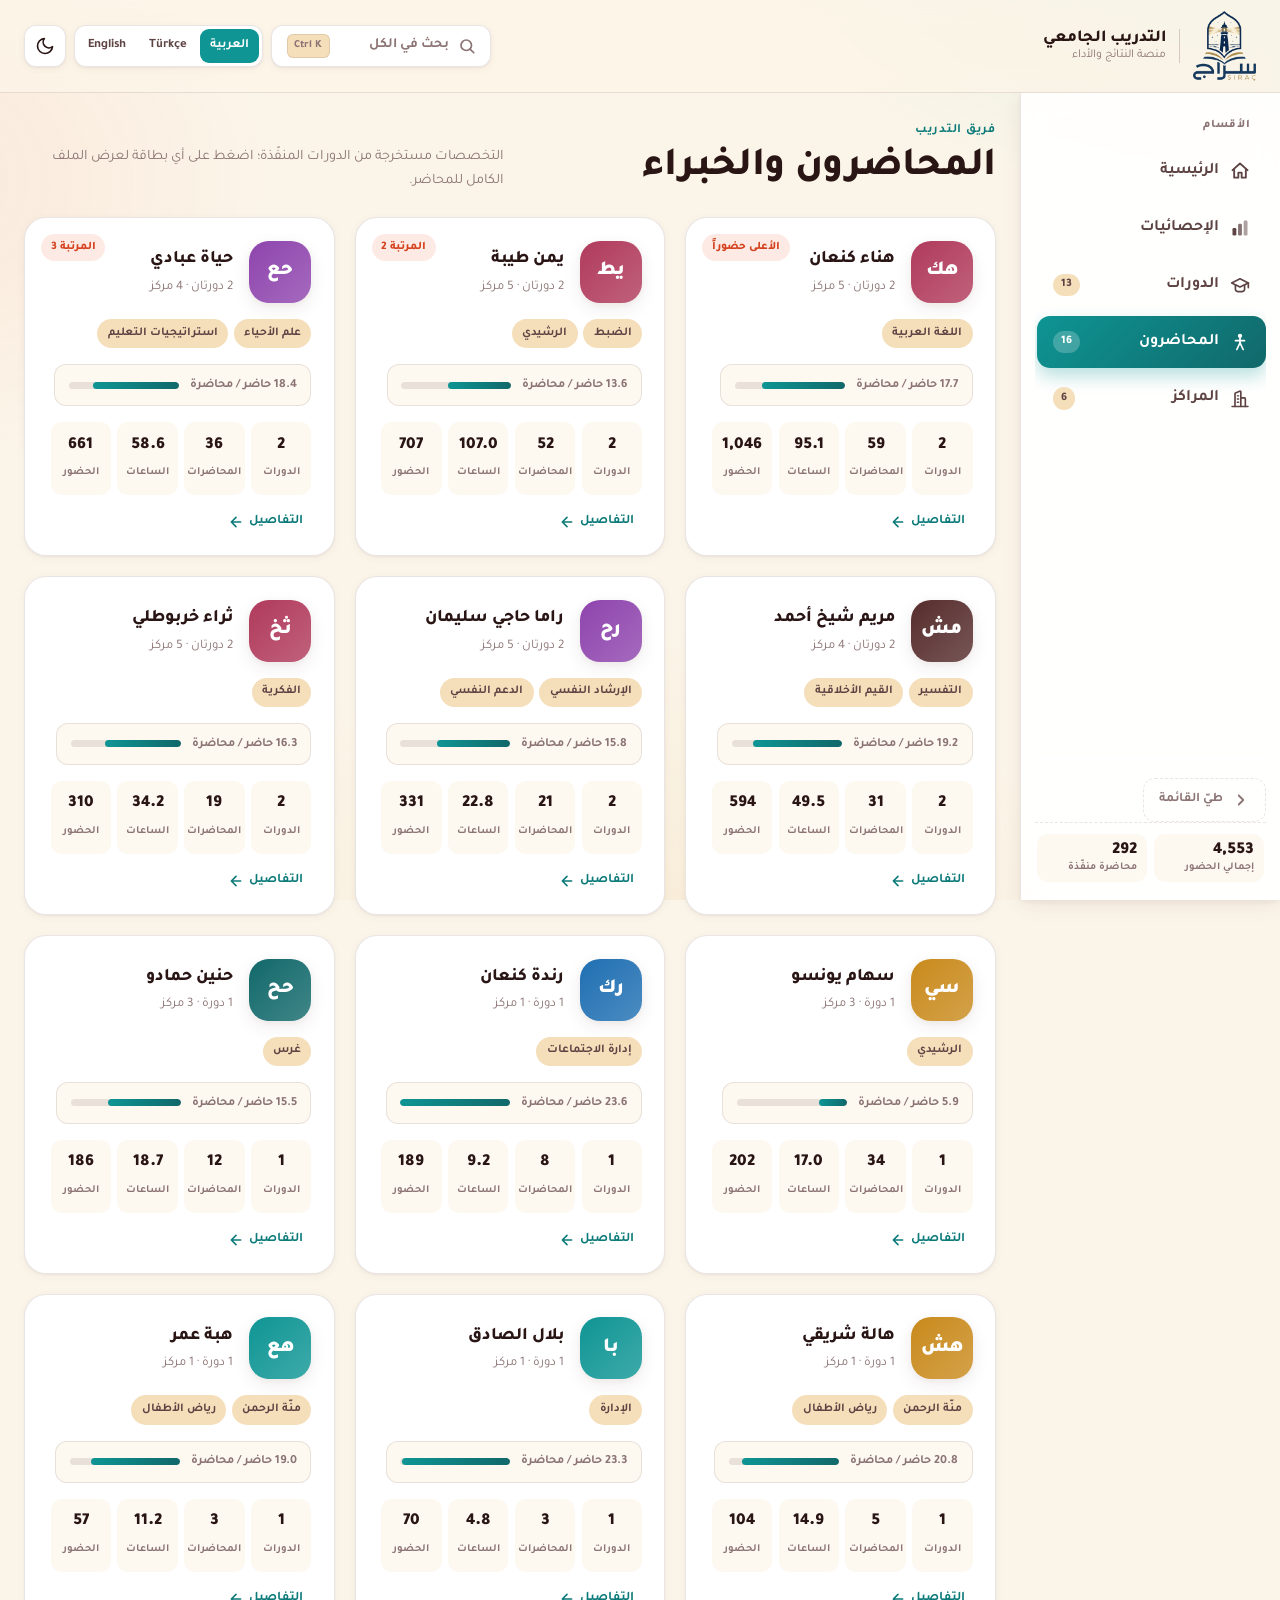
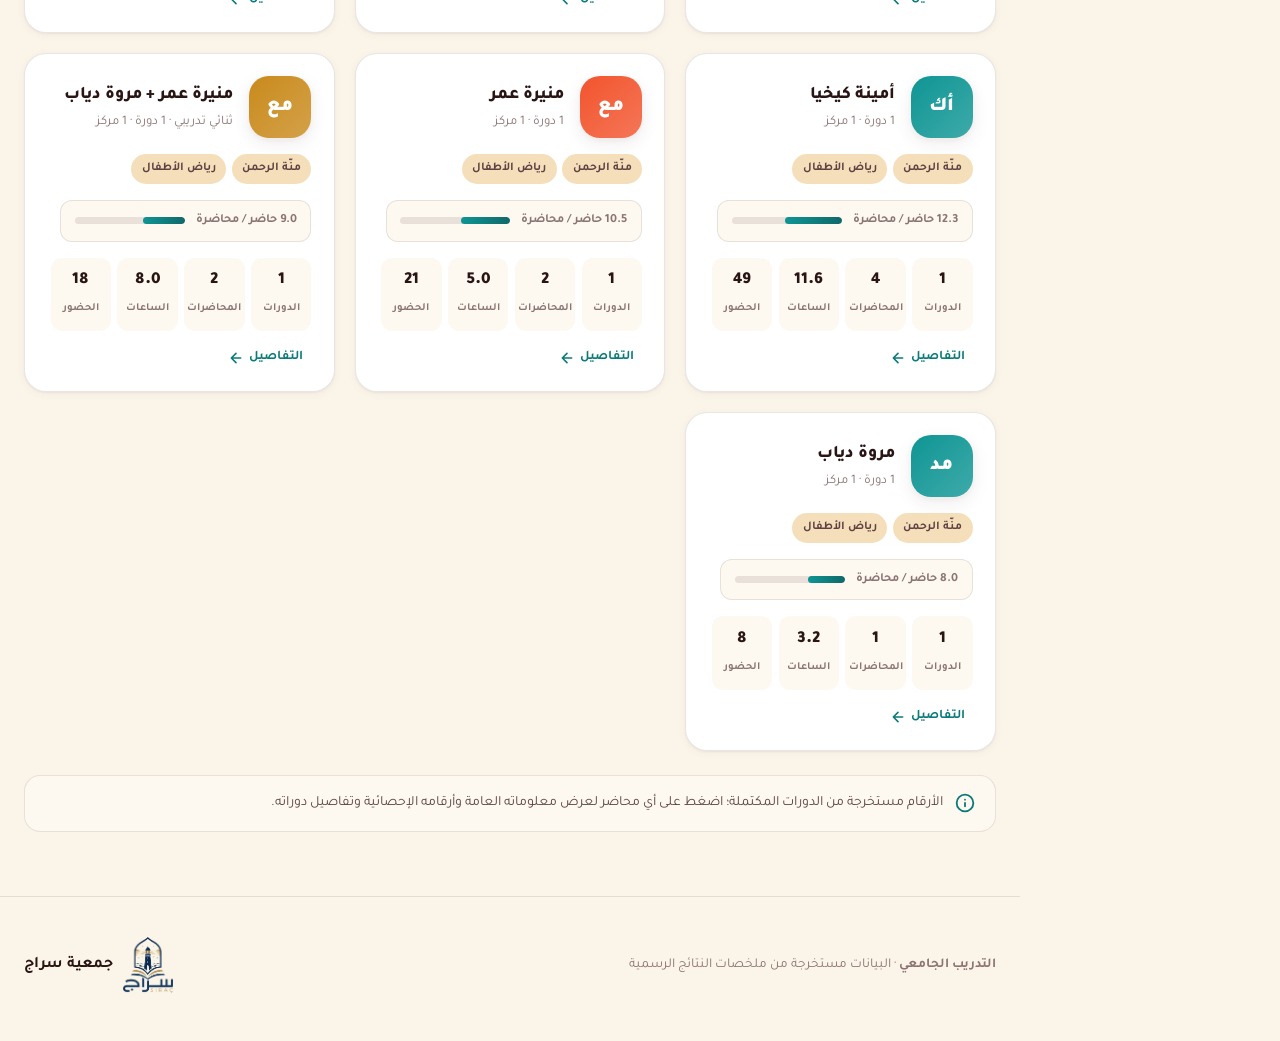
<file: lecturers.html>
<!DOCTYPE html>
<html lang="ar" dir="rtl" data-theme="light">
<head>
<meta charset="UTF-8">
<meta name="viewport" content="width=device-width, initial-scale=1.0">
<meta name="color-scheme" content="light dark">
<title>المحاضرون — التدريب الجامعي</title>
<link rel="preconnect" href="https://fonts.googleapis.com">
<link rel="preconnect" href="https://fonts.gstatic.com" crossorigin>
<link href="https://fonts.googleapis.com/css2?family=Tajawal:wght@300;400;500;700;800;900&display=swap" rel="stylesheet">
<link rel="stylesheet" href="assets/style.css">
<script>
/* start every page at the top, even on back/forward or bfcache restore */
try{if('scrollRestoration' in history)history.scrollRestoration='manual'}catch(e){}
addEventListener('pageshow',function(){window.scrollTo(0,0)});
addEventListener('DOMContentLoaded',function(){window.scrollTo(0,0)});
</script>
</head>
<body data-page="lecturers">

<header class="header">
  <div class="container">
    <a class="brand" href="#top" aria-label="Home">
      <span class="brand-mark" aria-hidden="true">
        <img class="logo-light" src="assets/logo.png" alt="">
        <img class="logo-dark" src="assets/logo-dark.png" alt="">
      </span>
      <span class="brand-text">
        <strong data-i18n="brand">التدريب الجامعي</strong>
        <span data-i18n="brandSub">منصة النتائج والأداء</span>
      </span>
    </a>
    <div class="header-actions">
      <button type="button" class="search-trigger" id="searchTrigger" aria-label="بحث">
        <svg viewBox="0 0 24 24" fill="none" stroke="currentColor" stroke-width="2.3" stroke-linecap="round" stroke-linejoin="round"><circle cx="11" cy="11" r="7"/><path d="M21 21l-4.3-4.3"/></svg>
        <span data-i18n="searchAll">بحث في الكل</span>
        <kbd>Ctrl K</kbd>
      </button>
      <div class="lang-switch" role="group" aria-label="Language">
        <button type="button" data-lang="ar" aria-pressed="true">العربية</button>
        <button type="button" data-lang="tr" aria-pressed="false">Türkçe</button>
        <button type="button" data-lang="en" aria-pressed="false">English</button>
      </div>
      <button type="button" class="icon-btn nav-burger" id="navBurger" aria-label="Menu" aria-controls="sideNav" aria-expanded="false">
        <svg viewBox="0 0 24 24" fill="none" stroke="currentColor" stroke-width="2.2" stroke-linecap="round"><path d="M4 7h16M4 12h16M4 17h16"/></svg>
      </button>
      <button type="button" class="icon-btn theme-toggle" id="themeToggle" aria-label="Toggle theme" title="Dark / Light">
        <svg class="moon" viewBox="0 0 24 24" fill="none" stroke="currentColor" stroke-width="2" stroke-linecap="round" stroke-linejoin="round"><path d="M21 12.8A9 9 0 1 1 11.2 3a7 7 0 0 0 9.8 9.8z"/></svg>
        <svg class="sun" viewBox="0 0 24 24" fill="none" stroke="currentColor" stroke-width="2" stroke-linecap="round" stroke-linejoin="round"><circle cx="12" cy="12" r="4"/><path d="M12 2v2M12 20v2M4.9 4.9l1.4 1.4M17.7 17.7l1.4 1.4M2 12h2M20 12h2M4.9 19.1l1.4-1.4M17.7 6.3l1.4-1.4"/></svg>
      </button>
    </div>
  </div>
</header>

<main id="top">
    <div class="nav-overlay" id="navOverlay"></div>
  <aside class="tabs-wrap" id="sideNav">
      <div class="tabs" role="navigation" aria-label="Sections">
        <div class="tabs-head"><div class="tabs-title" data-i18n="navTitle">الأقسام</div>
          <button type="button" class="drawer-close" id="drawerClose" aria-label="Close"><svg viewBox="0 0 24 24" fill="none" stroke="currentColor" stroke-width="2.4" stroke-linecap="round"><path d="M18 6L6 18M6 6l12 12"/></svg></button></div>
        <a class="tab" href="index.html" data-tab="home" aria-selected="false">
          <svg viewBox="0 0 24 24" fill="none" stroke="currentColor" stroke-width="2.2" stroke-linecap="round" stroke-linejoin="round"><path d="M3 11l9-8 9 8"/><path d="M5 10v10h5v-6h4v6h5V10"/></svg>
          <span data-i18n="tabHome">الرئيسية</span>
        </a>
        <a class="tab" href="stats.html" data-tab="stats" aria-selected="false">
          <svg viewBox="0 0 24 24" fill="none" stroke="currentColor" stroke-width="2" stroke-linecap="round" stroke-linejoin="round"><rect x="3" y="12" width="4.6" height="9" rx="1.6" fill="currentColor" stroke="none"/><rect x="9.7" y="7" width="4.6" height="14" rx="1.6" fill="currentColor" stroke="none" opacity=".75"/><rect x="16.4" y="3" width="4.6" height="18" rx="1.6" fill="currentColor" stroke="none" opacity=".5"/></svg>
          <span data-i18n="tabStats">الإحصائيات</span>
        </a>
        <a class="tab" href="courses.html" data-tab="courses" aria-selected="false">
          <svg viewBox="0 0 24 24" fill="none" stroke="currentColor" stroke-width="2" stroke-linecap="round" stroke-linejoin="round"><path d="M22 9.5 12 4.5 2 9.5l10 5 10-5Z"/><path d="M6.5 11.8V17c0 1.7 2.5 3 5.5 3s5.5-1.3 5.5-3v-5.2"/><path d="M22 9.5v5.8"/></svg>
          <span data-i18n="tabCourses">الدورات</span><span class="count">13</span>
        </a>
        <a class="tab" href="lecturers.html" data-tab="lecturers" aria-selected="false">
          <svg viewBox="0 0 24 24" fill="none" stroke="currentColor" stroke-width="2" stroke-linecap="round" stroke-linejoin="round"><circle cx="12" cy="4.6" r="2.6" fill="currentColor" stroke="none"/><path d="M12 7.6V13"/><path d="M6.6 10.4h10.8"/><path d="M8.2 21 12 13l3.8 8"/></svg>
          <span data-i18n="tabLecturers">المحاضرون</span><span class="count" id="lectCount">16</span>
        </a>
        <a class="tab" href="centers.html" data-tab="centers" aria-selected="false">
          <svg viewBox="0 0 24 24" fill="none" stroke="currentColor" stroke-width="2" stroke-linecap="round" stroke-linejoin="round"><path d="M2.5 21h19"/><path d="M6 21V5.6a1 1 0 0 1 .6-.9l5-2.1a1 1 0 0 1 1.4.9V21"/><path d="M13 10.6h4.4a1 1 0 0 1 1 1V21"/><path d="M8.8 8.2h1.6M8.8 12h1.6M8.8 15.8h1.6" stroke-width="1.7"/></svg>
          <span data-i18n="tabCenters">المراكز</span><span class="count">6</span>
        </a>
      </div>
      <div class="tabs-bottom">
        <button type="button" class="nav-collapse" id="navCollapse" aria-label="Collapse" title="">
          <svg viewBox="0 0 24 24" fill="none" stroke="currentColor" stroke-width="2.4" stroke-linecap="round" stroke-linejoin="round"><path d="M9 6l6 6-6 6"/></svg>
          <span data-i18n="navCollapse">طيّ القائمة</span>
        </button>
        <div class="tabs-foot">
          <div class="mini-kpi"><b class="num">4,553</b><span data-i18n="kAttend">إجمالي الحضور</span></div>
          <div class="mini-kpi"><b class="num">292</b><span data-i18n="sLectures">محاضرة منفّذة</span></div>
        </div>
      </div>
  </aside>
  <div class="container layout">
  <div class="panels">
<section class="panel active" id="panel-lecturers">
    <div class="panel-inner">
      <div class="section-head reveal">
        <div>
          <span class="t-label" data-i18n="lectLabel">فريق التدريب</span>
          <h2 class="t-h1" data-i18n="lectTitle">المحاضرون والخبراء</h2>
        </div>
        <p class="t-muted" data-i18n="lectDesc">التخصصات مستخرجة من الدورات المنفّذة، ومؤشر التفاعل محسوب من متوسط الحضور لكل محاضرة.</p>
      </div>
      <div class="grid grid-3" id="lecturersGrid"></div>
      <div class="note reveal">
        <svg viewBox="0 0 24 24" fill="none" stroke="currentColor" stroke-width="2.2" stroke-linecap="round" stroke-linejoin="round"><circle cx="12" cy="12" r="10"/><path d="M12 16v-4M12 8h.01"/></svg>
        <span data-i18n="lectNote">الأرقام مستخرجة من الدورات المكتملة؛ اضغط على أي محاضر لعرض معلوماته العامة وأرقامه الإحصائية وتفاصيل دوراته.</span>
      </div>
    </div>
  </section>
  </div>
  </div>
</main>

<footer class="footer">
  <div class="container">
    <div>
      <strong data-i18n="brand">التدريب الجامعي</strong> · <span data-i18n="footerNote">البيانات مستخرجة من ملخصات النتائج الرسمية</span>
    </div>
    <div class="footer-org">
      <img class="logo-light" src="assets/logo.png" alt="" aria-hidden="true">
      <img class="logo-dark" src="assets/logo-dark.png" alt="" aria-hidden="true">
      <strong data-i18n="org">جمعية سراج</strong>
    </div>
  </div>
</footer>

<div class="modal" id="modal" aria-hidden="true">
  <div class="modal-backdrop" data-close></div>
  <div class="modal-dialog" role="dialog" aria-modal="true" aria-labelledby="modalTitle">
    <div class="modal-head">
      <div>
        <div class="badges" id="modalBadges" style="justify-content:start;margin-bottom:.5rem"></div>
        <h2 id="modalTitle"></h2>
        <p class="t-muted" id="modalSub"></p>
      </div>
      <button type="button" class="modal-close" data-close aria-label="Close">
        <svg viewBox="0 0 24 24" fill="none" stroke="currentColor" stroke-width="2.4" stroke-linecap="round"><path d="M18 6L6 18M6 6l12 12"/></svg>
      </button>
    </div>
    <div class="modal-body" id="modalBody"></div>
  </div>
</div>

<div class="modal search-modal" id="searchModal" aria-hidden="true">
  <div class="modal-backdrop" data-close-search></div>
  <div class="search-dialog" role="dialog" aria-modal="true" aria-label="Search">
    <div class="search-bar">
      <svg viewBox="0 0 24 24" fill="none" stroke="currentColor" stroke-width="2.3" stroke-linecap="round" stroke-linejoin="round"><circle cx="11" cy="11" r="7"/><path d="M21 21l-4.3-4.3"/></svg>
      <input type="search" id="searchInput2" data-i18n-ph="searchPh2" placeholder="ابحث عن دورة أو محاضر أو مركز…" autocomplete="off">
      <button type="button" class="modal-close" data-close-search aria-label="Close">
        <svg viewBox="0 0 24 24" fill="none" stroke="currentColor" stroke-width="2.4" stroke-linecap="round"><path d="M18 6L6 18M6 6l12 12"/></svg>
      </button>
    </div>
    <div class="search-results" id="searchResults"></div>
    <div class="search-foot">
      <span><kbd>↑</kbd><kbd>↓</kbd></span>
      <span><kbd>Enter</kbd> <span data-i18n="searchOpen">للفتح</span></span>
      <span><kbd>Esc</kbd> <span data-i18n="searchEsc">للإغلاق</span></span>
    </div>
  </div>
</div>

<button type="button" class="back-top" id="backTop" aria-label="Back to top">
  <svg viewBox="0 0 24 24" fill="none" stroke="currentColor" stroke-width="2.4" stroke-linecap="round" stroke-linejoin="round"><path d="M12 19V5M5 12l7-7 7 7"/></svg>
</button>
<div class="toast" id="toast" role="status" aria-live="polite"></div>

<script src="assets/chart.umd.min.js"></script>
<script src="assets/data.js"></script>
<script src="assets/app.js"></script>
</body>
</html>
</file>
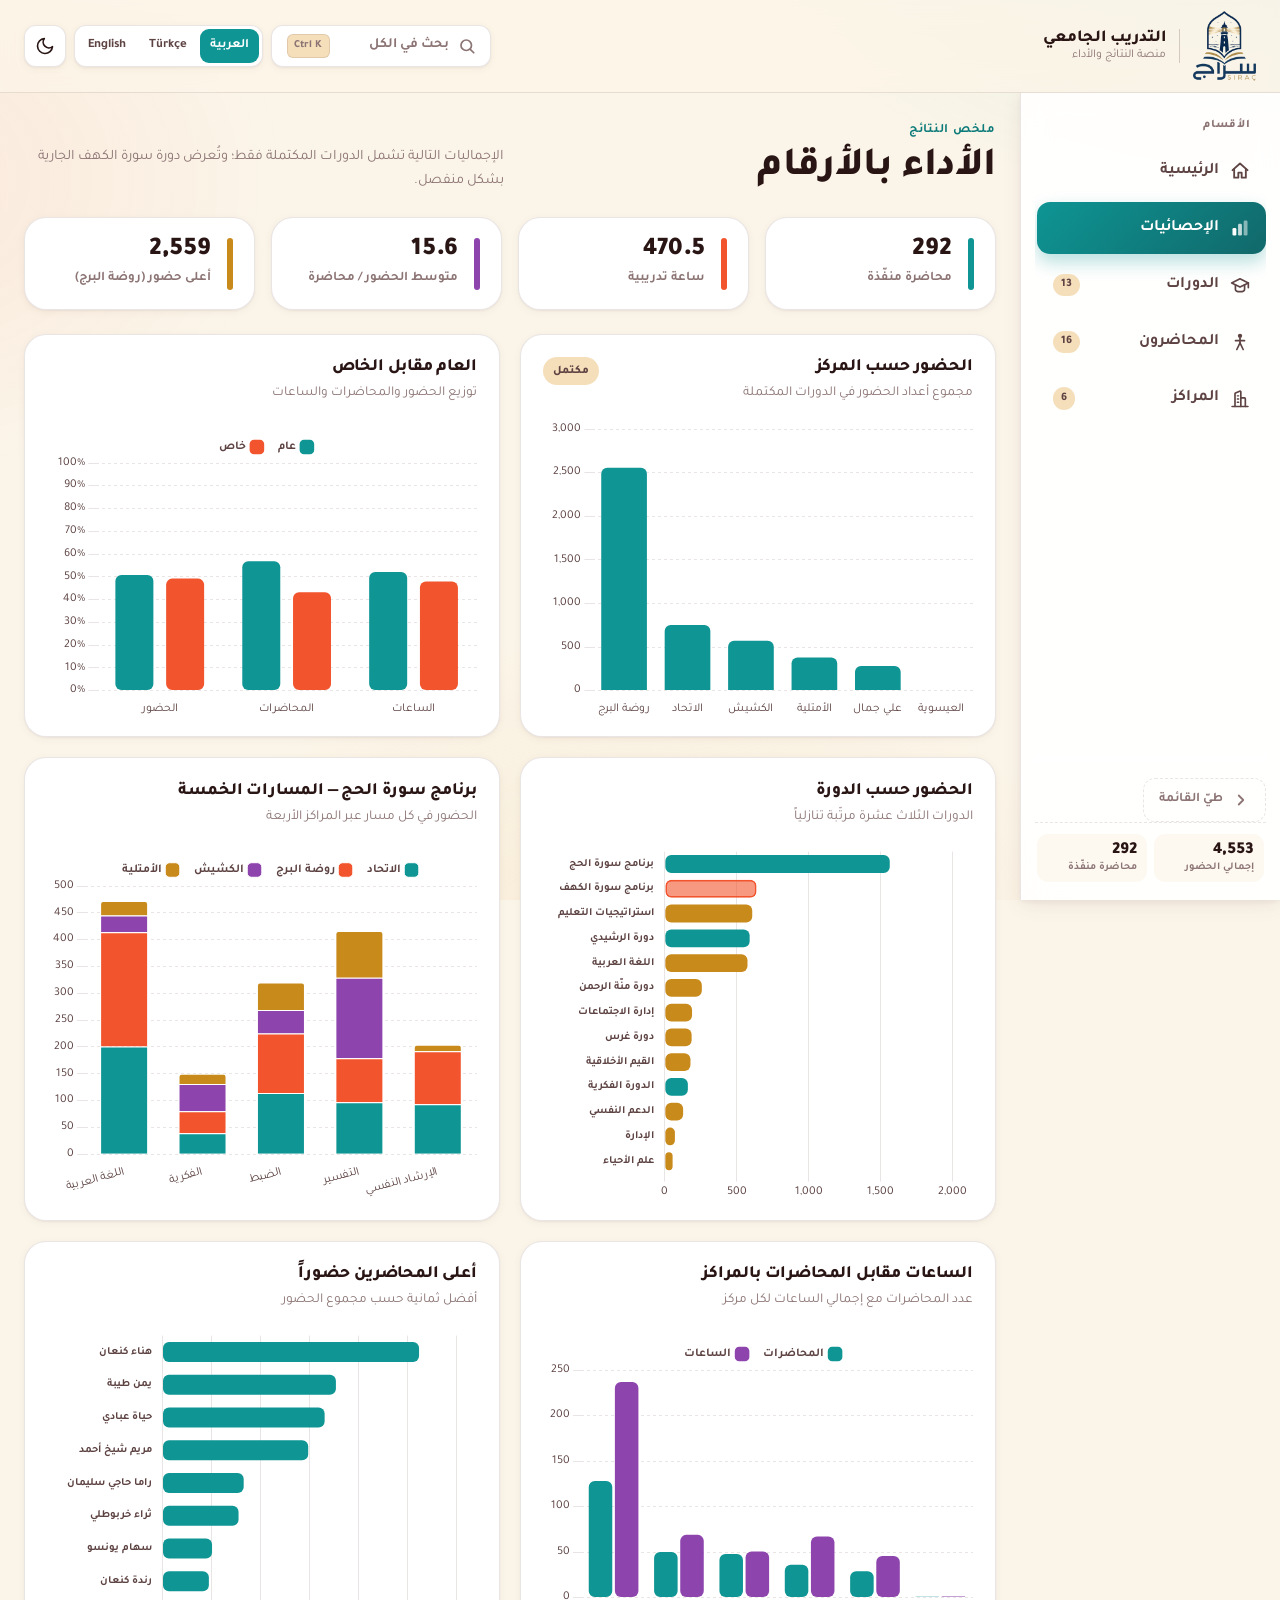
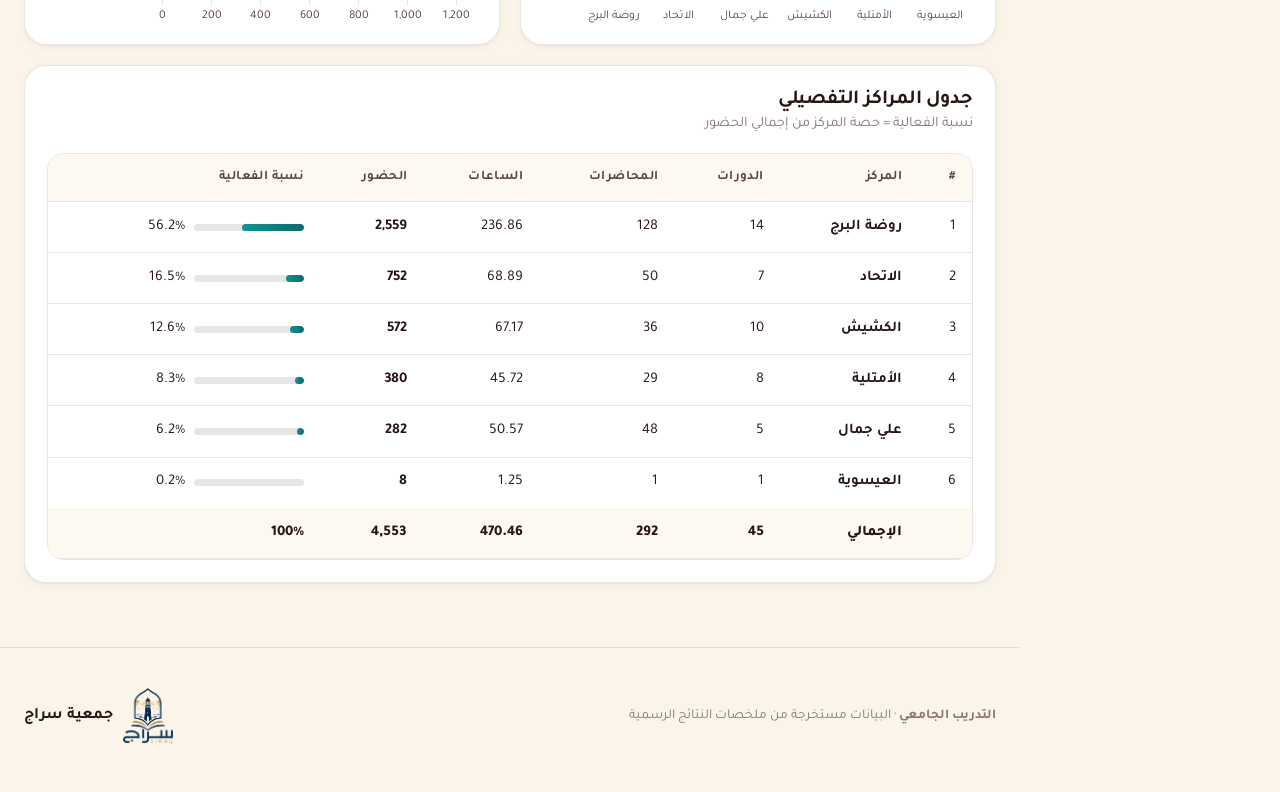
<file: stats.html>
<!DOCTYPE html>
<html lang="ar" dir="rtl" data-theme="light">
<head>
<meta charset="UTF-8">
<meta name="viewport" content="width=device-width, initial-scale=1.0">
<meta name="color-scheme" content="light dark">
<title>الإحصائيات — التدريب الجامعي</title>
<link rel="preconnect" href="https://fonts.googleapis.com">
<link rel="preconnect" href="https://fonts.gstatic.com" crossorigin>
<link href="https://fonts.googleapis.com/css2?family=Tajawal:wght@300;400;500;700;800;900&display=swap" rel="stylesheet">
<link rel="stylesheet" href="assets/style.css">
<script>
/* start every page at the top, even on back/forward or bfcache restore */
try{if('scrollRestoration' in history)history.scrollRestoration='manual'}catch(e){}
addEventListener('pageshow',function(){window.scrollTo(0,0)});
addEventListener('DOMContentLoaded',function(){window.scrollTo(0,0)});
</script>
</head>
<body data-page="stats">

<header class="header">
  <div class="container">
    <a class="brand" href="#top" aria-label="Home">
      <span class="brand-mark" aria-hidden="true">
        <img class="logo-light" src="assets/logo.png" alt="">
        <img class="logo-dark" src="assets/logo-dark.png" alt="">
      </span>
      <span class="brand-text">
        <strong data-i18n="brand">التدريب الجامعي</strong>
        <span data-i18n="brandSub">منصة النتائج والأداء</span>
      </span>
    </a>
    <div class="header-actions">
      <button type="button" class="search-trigger" id="searchTrigger" aria-label="بحث">
        <svg viewBox="0 0 24 24" fill="none" stroke="currentColor" stroke-width="2.3" stroke-linecap="round" stroke-linejoin="round"><circle cx="11" cy="11" r="7"/><path d="M21 21l-4.3-4.3"/></svg>
        <span data-i18n="searchAll">بحث في الكل</span>
        <kbd>Ctrl K</kbd>
      </button>
      <div class="lang-switch" role="group" aria-label="Language">
        <button type="button" data-lang="ar" aria-pressed="true">العربية</button>
        <button type="button" data-lang="tr" aria-pressed="false">Türkçe</button>
        <button type="button" data-lang="en" aria-pressed="false">English</button>
      </div>
      <button type="button" class="icon-btn nav-burger" id="navBurger" aria-label="Menu" aria-controls="sideNav" aria-expanded="false">
        <svg viewBox="0 0 24 24" fill="none" stroke="currentColor" stroke-width="2.2" stroke-linecap="round"><path d="M4 7h16M4 12h16M4 17h16"/></svg>
      </button>
      <button type="button" class="icon-btn theme-toggle" id="themeToggle" aria-label="Toggle theme" title="Dark / Light">
        <svg class="moon" viewBox="0 0 24 24" fill="none" stroke="currentColor" stroke-width="2" stroke-linecap="round" stroke-linejoin="round"><path d="M21 12.8A9 9 0 1 1 11.2 3a7 7 0 0 0 9.8 9.8z"/></svg>
        <svg class="sun" viewBox="0 0 24 24" fill="none" stroke="currentColor" stroke-width="2" stroke-linecap="round" stroke-linejoin="round"><circle cx="12" cy="12" r="4"/><path d="M12 2v2M12 20v2M4.9 4.9l1.4 1.4M17.7 17.7l1.4 1.4M2 12h2M20 12h2M4.9 19.1l1.4-1.4M17.7 6.3l1.4-1.4"/></svg>
      </button>
    </div>
  </div>
</header>

<main id="top">
    <div class="nav-overlay" id="navOverlay"></div>
  <aside class="tabs-wrap" id="sideNav">
      <div class="tabs" role="navigation" aria-label="Sections">
        <div class="tabs-head"><div class="tabs-title" data-i18n="navTitle">الأقسام</div>
          <button type="button" class="drawer-close" id="drawerClose" aria-label="Close"><svg viewBox="0 0 24 24" fill="none" stroke="currentColor" stroke-width="2.4" stroke-linecap="round"><path d="M18 6L6 18M6 6l12 12"/></svg></button></div>
        <a class="tab" href="index.html" data-tab="home" aria-selected="false">
          <svg viewBox="0 0 24 24" fill="none" stroke="currentColor" stroke-width="2.2" stroke-linecap="round" stroke-linejoin="round"><path d="M3 11l9-8 9 8"/><path d="M5 10v10h5v-6h4v6h5V10"/></svg>
          <span data-i18n="tabHome">الرئيسية</span>
        </a>
        <a class="tab" href="stats.html" data-tab="stats" aria-selected="false">
          <svg viewBox="0 0 24 24" fill="none" stroke="currentColor" stroke-width="2" stroke-linecap="round" stroke-linejoin="round"><rect x="3" y="12" width="4.6" height="9" rx="1.6" fill="currentColor" stroke="none"/><rect x="9.7" y="7" width="4.6" height="14" rx="1.6" fill="currentColor" stroke="none" opacity=".75"/><rect x="16.4" y="3" width="4.6" height="18" rx="1.6" fill="currentColor" stroke="none" opacity=".5"/></svg>
          <span data-i18n="tabStats">الإحصائيات</span>
        </a>
        <a class="tab" href="courses.html" data-tab="courses" aria-selected="false">
          <svg viewBox="0 0 24 24" fill="none" stroke="currentColor" stroke-width="2" stroke-linecap="round" stroke-linejoin="round"><path d="M22 9.5 12 4.5 2 9.5l10 5 10-5Z"/><path d="M6.5 11.8V17c0 1.7 2.5 3 5.5 3s5.5-1.3 5.5-3v-5.2"/><path d="M22 9.5v5.8"/></svg>
          <span data-i18n="tabCourses">الدورات</span><span class="count">13</span>
        </a>
        <a class="tab" href="lecturers.html" data-tab="lecturers" aria-selected="false">
          <svg viewBox="0 0 24 24" fill="none" stroke="currentColor" stroke-width="2" stroke-linecap="round" stroke-linejoin="round"><circle cx="12" cy="4.6" r="2.6" fill="currentColor" stroke="none"/><path d="M12 7.6V13"/><path d="M6.6 10.4h10.8"/><path d="M8.2 21 12 13l3.8 8"/></svg>
          <span data-i18n="tabLecturers">المحاضرون</span><span class="count" id="lectCount">16</span>
        </a>
        <a class="tab" href="centers.html" data-tab="centers" aria-selected="false">
          <svg viewBox="0 0 24 24" fill="none" stroke="currentColor" stroke-width="2" stroke-linecap="round" stroke-linejoin="round"><path d="M2.5 21h19"/><path d="M6 21V5.6a1 1 0 0 1 .6-.9l5-2.1a1 1 0 0 1 1.4.9V21"/><path d="M13 10.6h4.4a1 1 0 0 1 1 1V21"/><path d="M8.8 8.2h1.6M8.8 12h1.6M8.8 15.8h1.6" stroke-width="1.7"/></svg>
          <span data-i18n="tabCenters">المراكز</span><span class="count">6</span>
        </a>
      </div>
      <div class="tabs-bottom">
        <button type="button" class="nav-collapse" id="navCollapse" aria-label="Collapse" title="">
          <svg viewBox="0 0 24 24" fill="none" stroke="currentColor" stroke-width="2.4" stroke-linecap="round" stroke-linejoin="round"><path d="M9 6l6 6-6 6"/></svg>
          <span data-i18n="navCollapse">طيّ القائمة</span>
        </button>
        <div class="tabs-foot">
          <div class="mini-kpi"><b class="num">4,553</b><span data-i18n="kAttend">إجمالي الحضور</span></div>
          <div class="mini-kpi"><b class="num">292</b><span data-i18n="sLectures">محاضرة منفّذة</span></div>
        </div>
      </div>
  </aside>
  <div class="container layout">
  <div class="panels">
<section class="panel active" id="panel-stats">
    <div class="panel-inner">
      <div class="section-head reveal">
        <div>
          <span class="t-label" data-i18n="statsLabel">ملخص النتائج</span>
          <h2 class="t-h1" data-i18n="statsTitle">الأداء بالأرقام</h2>
        </div>
        <p class="t-muted" data-i18n="statsDesc">الإجماليات التالية تشمل الدورات المكتملة فقط؛ وتُعرض دورة سورة الكهف الجارية بشكل منفصل.</p>
      </div>

      <div class="stat-strip reveal" data-delay="1">
        <div class="card stat"><span class="bar"></span><div><div class="v num" data-count="292">0</div><div class="l" data-i18n="sLectures">محاضرة منفّذة</div></div></div>
        <div class="card stat"><span class="bar"></span><div><div class="v num" data-count="470.46" data-decimals="1">0</div><div class="l" data-i18n="sHours">ساعة تدريبية</div></div></div>
        <div class="card stat"><span class="bar"></span><div><div class="v num" data-count="15.6" data-decimals="1">0</div><div class="l" data-i18n="sAvg">متوسط الحضور / محاضرة</div></div></div>
        <div class="card stat"><span class="bar"></span><div><div class="v num" data-count="2559">0</div><div class="l" data-i18n="sTop">أعلى حضور (روضة البرج)</div></div></div>
      </div>

      <div class="grid grid-2">
        <div class="card chart-card reveal">
          <div class="chart-title"><div><h3 data-i18n="chAttendCenter">الحضور حسب المركز</h3><p class="chart-sub" data-i18n="chAttendCenterSub">مجموع أعداد الحضور في الدورات المكتملة</p></div><span class="chip-pill chart-pill" data-i18n="pillCompleted">مكتمل</span></div>
          <div class="chart-box"><canvas id="chCenters" aria-label="Attendance by center" role="img"></canvas></div>
        </div>
        <div class="card chart-card reveal" data-delay="1">
          <div class="chart-title"><div><h3 data-i18n="chType">العام مقابل الخاص</h3><p class="chart-sub" data-i18n="chTypeSub">توزيع الحضور والمحاضرات والساعات</p></div></div>
          <div class="chart-box"><canvas id="chType" aria-label="General vs private" role="img"></canvas></div>
        </div>
        <div class="card chart-card reveal">
          <div class="chart-title"><div><h3 data-i18n="chCourses">الحضور حسب الدورة</h3><p class="chart-sub" data-i18n="chCoursesSub">الدورات الثلاث عشرة مرتّبة تنازلياً</p></div></div>
          <div class="chart-box tall"><canvas id="chCourses" aria-label="Attendance by course" role="img"></canvas></div>
        </div>
        <div class="card chart-card reveal" data-delay="1">
          <div class="chart-title"><div><h3 data-i18n="chHajj">برنامج سورة الحج — المسارات الخمسة</h3><p class="chart-sub" data-i18n="chHajjSub">الحضور في كل مسار عبر المراكز الأربعة</p></div></div>
          <div class="chart-box tall"><canvas id="chHajj" aria-label="Surah Al-Hajj program" role="img"></canvas></div>
        </div>
        <div class="card chart-card reveal">
          <div class="chart-title"><div><h3 data-i18n="chHoursLect">الساعات مقابل المحاضرات بالمراكز</h3><p class="chart-sub" data-i18n="chHoursLectSub">عدد المحاضرات مع إجمالي الساعات لكل مركز</p></div></div>
          <div class="chart-box"><canvas id="chHoursLect" aria-label="Hours vs lectures" role="img"></canvas></div>
        </div>
        <div class="card chart-card reveal" data-delay="1">
          <div class="chart-title"><div><h3 data-i18n="chTopLect">أعلى المحاضرين حضوراً</h3><p class="chart-sub" data-i18n="chTopLectSub">أفضل ثمانية حسب مجموع الحضور</p></div></div>
          <div class="chart-box"><canvas id="chTopLect" aria-label="Top lecturers" role="img"></canvas></div>
        </div>
      </div>

      <div class="card reveal" style="margin-top:1.25rem;padding:1.4rem">
        <div class="section-head" style="margin-bottom:1rem">
          <div><h3 class="t-h3" data-i18n="tblCentersTitle">جدول المراكز التفصيلي</h3><p class="t-muted" data-i18n="tblCentersSub">نسبة الفعالية = حصة المركز من إجمالي الحضور</p></div>
        </div>
        <div class="table-wrap"><table id="centersTable"></table></div>
      </div>
    </div>
  </section>
  </div>
  </div>
</main>

<footer class="footer">
  <div class="container">
    <div>
      <strong data-i18n="brand">التدريب الجامعي</strong> · <span data-i18n="footerNote">البيانات مستخرجة من ملخصات النتائج الرسمية</span>
    </div>
    <div class="footer-org">
      <img class="logo-light" src="assets/logo.png" alt="" aria-hidden="true">
      <img class="logo-dark" src="assets/logo-dark.png" alt="" aria-hidden="true">
      <strong data-i18n="org">جمعية سراج</strong>
    </div>
  </div>
</footer>

<div class="modal" id="modal" aria-hidden="true">
  <div class="modal-backdrop" data-close></div>
  <div class="modal-dialog" role="dialog" aria-modal="true" aria-labelledby="modalTitle">
    <div class="modal-head">
      <div>
        <div class="badges" id="modalBadges" style="justify-content:start;margin-bottom:.5rem"></div>
        <h2 id="modalTitle"></h2>
        <p class="t-muted" id="modalSub"></p>
      </div>
      <button type="button" class="modal-close" data-close aria-label="Close">
        <svg viewBox="0 0 24 24" fill="none" stroke="currentColor" stroke-width="2.4" stroke-linecap="round"><path d="M18 6L6 18M6 6l12 12"/></svg>
      </button>
    </div>
    <div class="modal-body" id="modalBody"></div>
  </div>
</div>

<div class="modal search-modal" id="searchModal" aria-hidden="true">
  <div class="modal-backdrop" data-close-search></div>
  <div class="search-dialog" role="dialog" aria-modal="true" aria-label="Search">
    <div class="search-bar">
      <svg viewBox="0 0 24 24" fill="none" stroke="currentColor" stroke-width="2.3" stroke-linecap="round" stroke-linejoin="round"><circle cx="11" cy="11" r="7"/><path d="M21 21l-4.3-4.3"/></svg>
      <input type="search" id="searchInput2" data-i18n-ph="searchPh2" placeholder="ابحث عن دورة أو محاضر أو مركز…" autocomplete="off">
      <button type="button" class="modal-close" data-close-search aria-label="Close">
        <svg viewBox="0 0 24 24" fill="none" stroke="currentColor" stroke-width="2.4" stroke-linecap="round"><path d="M18 6L6 18M6 6l12 12"/></svg>
      </button>
    </div>
    <div class="search-results" id="searchResults"></div>
    <div class="search-foot">
      <span><kbd>↑</kbd><kbd>↓</kbd></span>
      <span><kbd>Enter</kbd> <span data-i18n="searchOpen">للفتح</span></span>
      <span><kbd>Esc</kbd> <span data-i18n="searchEsc">للإغلاق</span></span>
    </div>
  </div>
</div>

<button type="button" class="back-top" id="backTop" aria-label="Back to top">
  <svg viewBox="0 0 24 24" fill="none" stroke="currentColor" stroke-width="2.4" stroke-linecap="round" stroke-linejoin="round"><path d="M12 19V5M5 12l7-7 7 7"/></svg>
</button>
<div class="toast" id="toast" role="status" aria-live="polite"></div>

<script src="assets/chart.umd.min.js"></script>
<script src="assets/data.js"></script>
<script src="assets/app.js"></script>
</body>
</html>
</file>
<file: assets/style.css>
/* =====================================================================
   1) DESIGN TOKENS
   ===================================================================== */
:root{
  /* Brand palette (from identity board) */
  --wheat:#F5DFBB;
  --dark-cyan:#0E9594;
  --stormy-teal:#11686A;
  --terracotta:#F2542D;
  --espresso:#562C2C;

  /* Derived tints */
  --wheat-50:#FBF5E9;
  --wheat-100:#F5DFBB;
  --wheat-200:#EBCD9E;
  --cyan-50:#E6F4F4;
  --cyan-100:#C7E8E7;
  --terracotta-50:#FDEAE4;
  --espresso-700:#3F2020;
  --espresso-900:#2A1515;

  /* Semantic — light */
  --bg:#FBF5E9;
  --bg-elev:#FFFFFF;
  --bg-soft:#F5DFBB;
  --surface:#FFFFFF;
  --surface-2:#FDF9F1;
  --text:#2A1515;
  --text-2:#5E4343;
  --text-3:#8C7474;
  --line:rgba(86,44,44,.12);
  --line-strong:rgba(86,44,44,.22);
  --primary:#0E9594;
  --primary-ink:#0B7A79;
  --secondary:#11686A;
  --accent:#F2542D;
  --accent-ink:#D4421F;
  --ok:#1F8A5B;
  --ok-bg:#E3F4EB;
  --warn:#C2410C;
  --warn-bg:#FDEAE4;

  --shadow-sm:0 1px 2px rgba(86,44,44,.06),0 2px 8px rgba(86,44,44,.05);
  --shadow-md:0 6px 18px rgba(86,44,44,.08),0 2px 6px rgba(86,44,44,.05);
  --shadow-lg:0 20px 50px rgba(86,44,44,.14),0 6px 16px rgba(86,44,44,.06);
  --ring:0 0 0 4px rgba(14,149,148,.18);

  --r-sm:10px; --r-md:16px; --r-lg:22px; --r-xl:30px; --r-pill:999px;
  --font:"Tajawal","IBM Plex Sans Arabic","Cairo","Segoe UI","Noto Naskh Arabic",system-ui,-apple-system,sans-serif;

  --ease:cubic-bezier(.22,1,.36,1);
  --dur:.45s;
  --container:1240px;
  --header-h:92px;

  /* chart palettes (validated for CVD & contrast) */
  --c1:#0E9594; --c2:#F2542D; --c3:#8E44AD; --c4:#C98A1C; --c5:#1F6FB2; --c6:#B03A5B;
}
[data-theme="dark"]{
  --bg:#1F1413;
  --bg-elev:#2A1C1B;
  --bg-soft:#2E1F1E;
  --surface:#2A1C1B;
  --surface-2:#33221F;
  --text:#F5E9D6;
  --text-2:#D9C7AE;
  --text-3:#A8957F;
  --line:rgba(245,223,187,.12);
  --line-strong:rgba(245,223,187,.24);
  --primary:#26A5A3;
  --primary-ink:#5FCBC9;
  --secondary:#1C8A8C;
  --accent:#FF6B45;
  --accent-ink:#FF8A6B;
  --ok:#4CC28A;
  --ok-bg:rgba(76,194,138,.14);
  --warn:#FF8A6B;
  --warn-bg:rgba(255,107,69,.16);
  --shadow-sm:0 1px 2px rgba(0,0,0,.3),0 2px 8px rgba(0,0,0,.25);
  --shadow-md:0 6px 18px rgba(0,0,0,.35),0 2px 6px rgba(0,0,0,.25);
  --shadow-lg:0 20px 50px rgba(0,0,0,.5),0 6px 16px rgba(0,0,0,.3);
  --ring:0 0 0 4px rgba(38,165,163,.28);
  --c1:#26A5A3; --c2:#EE6235; --c3:#A86BCB; --c4:#B38520; --c5:#4F8ED0; --c6:#CF6382;
}

/* =====================================================================
   2) BASE
   ===================================================================== */
*,*::before,*::after{box-sizing:border-box}
html{scroll-behavior:smooth;-webkit-text-size-adjust:100%}
html,body{max-width:100%;overflow-x:hidden}
body{
  margin:0;font-family:var(--font);color:var(--text);background:var(--bg);
  line-height:1.65;font-size:16px;-webkit-font-smoothing:antialiased;
  transition:background-color .35s var(--ease),color .35s var(--ease);
}
body::before{
  content:"";position:fixed;inset:0;z-index:-1;pointer-events:none;
  background:
    radial-gradient(900px 500px at 100% -10%,rgba(14,149,148,.10),transparent 60%),
    radial-gradient(700px 500px at -10% 20%,rgba(242,84,45,.08),transparent 60%),
    radial-gradient(800px 600px at 50% 110%,rgba(245,223,187,.45),transparent 60%);
}
[data-theme="dark"] body::before{
  background:
    radial-gradient(900px 500px at 100% -10%,rgba(38,165,163,.12),transparent 60%),
    radial-gradient(700px 500px at -10% 20%,rgba(255,107,69,.08),transparent 60%),
    radial-gradient(800px 600px at 50% 110%,rgba(86,44,44,.35),transparent 60%);
}
img,svg,canvas{max-width:100%;display:block}
button,input,select{font:inherit;color:inherit}
button{cursor:pointer;border:0;background:none;padding:0}
a{color:inherit;text-decoration:none}
h1,h2,h3,h4{margin:0;line-height:1.25;font-weight:800;letter-spacing:-.01em}
p{margin:0}
:focus-visible{outline:none;box-shadow:var(--ring);border-radius:var(--r-sm)}
.sr-only{position:absolute;width:1px;height:1px;overflow:hidden;clip:rect(0 0 0 0);white-space:nowrap}
.container{width:min(100% - 2rem,var(--container));margin-inline:auto}
@media(min-width:768px){.container{width:min(100% - 3rem,var(--container))}}

/* Type scale */
.t-display{font-size:clamp(2.1rem,5.2vw,3.9rem);font-weight:900;line-height:1.42;padding-block:.12em}
.t-h1{font-size:clamp(1.7rem,3.4vw,2.5rem);font-weight:800}
.t-h2{font-size:clamp(1.35rem,2.4vw,1.8rem);font-weight:800}
.t-h3{font-size:clamp(1.1rem,1.6vw,1.25rem);font-weight:700}
.t-lead{font-size:clamp(1.02rem,1.5vw,1.2rem);color:var(--text-2);line-height:1.8}
.t-label{font-size:.8rem;font-weight:700;letter-spacing:.06em;text-transform:uppercase;color:var(--primary-ink)}
.t-muted{color:var(--text-3);font-size:.9rem}
.num{font-variant-numeric:tabular-nums lining-nums;font-feature-settings:"tnum"}

/* =====================================================================
   3) HEADER
   ===================================================================== */
.header{
  position:sticky;top:0;z-index:50;min-height:var(--header-h);
  backdrop-filter:saturate(160%) blur(14px);-webkit-backdrop-filter:saturate(160%) blur(14px);
  background:color-mix(in srgb,var(--bg) 78%,transparent);
  border-bottom:1px solid var(--line);
  transition:background-color .35s var(--ease);
}
.header .container{min-height:var(--header-h);display:flex;align-items:center;justify-content:space-between;gap:1rem}
.brand{display:flex;align-items:center;gap:.85rem;min-width:0}
.brand-text{position:relative;padding-inline-start:.85rem}
.brand-text::before{content:'';position:absolute;inset-inline-start:0;top:50%;transform:translateY(-50%);width:1px;height:34px;background:var(--line-strong)}
.brand-mark{
  width:auto;height:70px;border-radius:0;flex:none;
  background:linear-gradient(135deg,var(--primary),var(--secondary));
  display:grid;place-items:center;color:#fff;box-shadow:var(--shadow-md);
}
.brand-text{display:flex;flex-direction:column;line-height:1.15;min-width:0}
.brand-text strong{font-size:1.05rem;font-weight:800;white-space:nowrap}
.brand-text span{font-size:.75rem;color:var(--text-3);white-space:nowrap}
.header-actions{display:flex;align-items:center;gap:.5rem}
@media(max-width:640px){
  :root{--header-h:128px}
  .header .container{flex-wrap:wrap;align-items:center;padding:.6rem 0;row-gap:.5rem}
  .brand{flex:1 1 auto}
  .header-actions{width:100%;justify-content:space-between}
  .lang-switch{flex:1}
  .lang-switch button{flex:1;text-align:center}
}
.icon-btn{
  width:42px;height:42px;border-radius:12px;display:grid;place-items:center;
  background:var(--surface);border:1px solid var(--line);box-shadow:var(--shadow-sm);
  transition:transform .25s var(--ease),box-shadow .25s var(--ease),background-color .25s;
}
.icon-btn:hover{transform:translateY(-2px);box-shadow:var(--shadow-md)}
.icon-btn svg{width:20px;height:20px}
.theme-toggle .sun,[data-theme="dark"] .theme-toggle .moon{display:none}
[data-theme="dark"] .theme-toggle .sun{display:block}

.lang-switch{
  display:flex;background:var(--surface);border:1px solid var(--line);border-radius:12px;
  padding:3px;box-shadow:var(--shadow-sm);gap:2px;
}
.lang-switch button{
  padding:.4rem .65rem;border-radius:9px;font-size:.8rem;font-weight:700;color:var(--text-2);
  transition:background-color .25s,color .25s;
}
.lang-switch button[aria-pressed="true"]{background:var(--primary);color:#fff}
.lang-switch button:not([aria-pressed="true"]):hover{background:var(--bg-soft)}

/* =====================================================================
   4) HERO
   ===================================================================== */
.hero{padding:clamp(3rem,8vw,6.5rem) 0 clamp(2rem,5vw,3.5rem)}
.hero-grid{display:grid;gap:2.5rem;align-items:center}
@media(min-width:992px){.hero-grid{grid-template-columns:1.15fr .85fr;gap:3rem}}
.eyebrow{
  display:inline-flex;align-items:center;gap:.5rem;padding:.4rem .9rem;border-radius:var(--r-pill);
  background:var(--cyan-50);color:var(--primary-ink);font-weight:700;font-size:.85rem;
  border:1px solid rgba(14,149,148,.18);
}
[data-theme="dark"] .eyebrow{background:rgba(38,165,163,.14);border-color:rgba(38,165,163,.3)}
.eyebrow .dot{width:8px;height:8px;border-radius:50%;background:var(--accent);box-shadow:0 0 0 4px rgba(242,84,45,.18)}
.hero h1{margin:1.1rem 0 1rem}
.hero h1 .hl{
  background:linear-gradient(120deg,var(--primary),var(--secondary));
  -webkit-background-clip:text;background-clip:text;color:transparent;
}
.hero-cta{display:flex;flex-wrap:wrap;gap:.75rem;margin-top:1.75rem}
.btn{
  display:inline-flex;align-items:center;gap:.5rem;padding:.85rem 1.4rem;border-radius:14px;
  font-weight:700;font-size:.98rem;transition:transform .25s var(--ease),box-shadow .25s var(--ease),background-color .25s,color .25s;
  position:relative;overflow:hidden;
}
.btn-primary{background:var(--accent);color:#fff;box-shadow:0 10px 24px rgba(242,84,45,.28)}
.btn-primary:hover{transform:translateY(-3px);box-shadow:0 16px 32px rgba(242,84,45,.34);background:var(--accent-ink)}
.btn-ghost{background:var(--surface);border:1px solid var(--line);box-shadow:var(--shadow-sm);color:var(--text)}
.btn-ghost:hover{transform:translateY(-3px);box-shadow:var(--shadow-md);border-color:var(--primary)}
.btn svg{width:18px;height:18px}

.hero-visual{position:relative}
.kpi-stack{
  display:grid;grid-template-columns:repeat(2,1fr);gap:1rem;
}
.kpi{
  background:var(--surface);border:1px solid var(--line);border-radius:var(--r-lg);
  padding:1.35rem 1.35rem 1.2rem;box-shadow:var(--shadow-md);position:relative;overflow:hidden;
  transition:transform .35s var(--ease),box-shadow .35s var(--ease);
}
.kpi:hover{transform:translateY(-5px);box-shadow:var(--shadow-lg)}
.kpi::after{
  content:"";position:absolute;inset-inline-end:-30px;top:-30px;width:110px;height:110px;border-radius:50%;
  background:radial-gradient(circle,rgba(14,149,148,.14),transparent 70%);
}
.kpi:nth-child(2)::after{background:radial-gradient(circle,rgba(242,84,45,.16),transparent 70%)}
.kpi:nth-child(3)::after{background:radial-gradient(circle,rgba(17,104,106,.16),transparent 70%)}
.kpi:nth-child(4)::after{background:radial-gradient(circle,rgba(245,223,187,.8),transparent 70%)}
[data-theme="dark"] .kpi:nth-child(4)::after{background:radial-gradient(circle,rgba(179,133,32,.25),transparent 70%)}
.kpi .kpi-icon{
  width:40px;height:40px;border-radius:12px;display:grid;place-items:center;margin-bottom:.9rem;
  background:var(--cyan-50);color:var(--primary-ink);
}
[data-theme="dark"] .kpi .kpi-icon{background:rgba(38,165,163,.16)}
.kpi:nth-child(2) .kpi-icon{background:var(--terracotta-50);color:var(--accent-ink)}
[data-theme="dark"] .kpi:nth-child(2) .kpi-icon{background:rgba(255,107,69,.16)}
.kpi .kpi-icon svg{width:20px;height:20px}
.kpi-value{font-size:clamp(1.8rem,3vw,2.4rem);font-weight:900;line-height:1;letter-spacing:-.02em}
.kpi-value small{font-size:.9rem;font-weight:700;color:var(--text-3);margin-inline-start:.25rem}
.kpi-label{color:var(--text-2);font-weight:600;margin-top:.45rem;font-size:.92rem}
.kpi-sub{color:var(--text-3);font-size:.78rem;margin-top:.3rem}
.float-badge{
  margin-top:1rem;display:inline-flex;background:var(--surface);border:1px solid var(--line);
  border-radius:var(--r-md);padding:.7rem 1rem;box-shadow:var(--shadow-lg);display:flex;align-items:center;gap:.7rem;
  font-size:.85rem;font-weight:700;
}
.float-badge .pulse{width:10px;height:10px;border-radius:50%;background:var(--accent);position:relative}
.float-badge .pulse::after{content:"";position:absolute;inset:-4px;border-radius:50%;border:2px solid var(--accent);opacity:.6;animation:pulse 1.8s infinite}
@keyframes pulse{0%{transform:scale(.6);opacity:.8}100%{transform:scale(1.6);opacity:0}}

/* ---------- Mobile polish ---------- */
@media(max-width:640px){
  .hero{padding:2rem 0 1.5rem}
  .hero h1 br{display:none}
  .t-display{font-size:clamp(1.75rem,8vw,2.3rem);line-height:1.5}
  .hero-cta .btn{flex:1 1 auto;justify-content:center;padding:.8rem 1rem}
  .kpi{padding:1.05rem 1rem .95rem;border-radius:18px}
  .kpi .kpi-icon{width:34px;height:34px;margin-bottom:.6rem;border-radius:10px}
  .kpi-value{font-size:1.6rem}
  .kpi-label{font-size:.82rem}
  .kpi-sub{font-size:.72rem}
  .float-badge{width:100%;justify-content:center;font-size:.8rem}
  .section-head{margin-bottom:1rem}
  .stat-strip{gap:.6rem}
  .stat{padding:.9rem 1rem;gap:.75rem}
  .stat .v{font-size:1.3rem}
  .stat .l{font-size:.74rem}
  .chart-card{padding:1.1rem 1rem .9rem;border-radius:18px}
  .chart-box{height:260px}
  .chart-box.tall{height:400px}
  .grid{gap:.9rem}
  .toolbar{padding:.7rem;gap:.6rem}
  .chip{padding:.45rem .75rem;font-size:.8rem}
  .select{width:100%}
  .course-card,.lect-card,.center-card{padding:1.1rem;border-radius:18px;gap:.75rem}
  .course-icon{width:42px;height:42px;border-radius:12px}
  .course-card h3{font-size:1.05rem}
  .course-desc{font-size:.86rem}
  .course-meta b{font-size:1.05rem}
  .lect-stats{grid-template-columns:repeat(4,1fr)}
  .lect-avatar{width:52px;height:52px;border-radius:16px;font-size:1.05rem}
  .rating-row{padding:.6rem .8rem}
  .modal{padding:0}
  .modal-dialog{width:100%;max-height:100dvh;border-radius:22px 22px 0 0;align-self:end}
  .modal-head h2{font-size:1.25rem}
  .modal-stats b{font-size:1.25rem}
  .back-top{bottom:1rem;inset-inline-start:1rem;width:42px;height:42px}
}
@media(max-width:380px){
  .kpi-value{font-size:1.45rem}
  .course-meta{grid-template-columns:repeat(3,1fr);gap:.4rem}
  .lect-stats{grid-template-columns:repeat(2,1fr)}
}

/* =====================================================================
   5) TABS
   ===================================================================== */
/* ---- Side navigation (fixed, collapsible) ---- */
:root{--nav-w:260px;--nav-rail:84px}
.layout{display:block;padding-top:.5rem}
.tabs-wrap,.panels{min-width:0;max-width:100%}
.tabs-wrap{
  position:fixed;top:var(--header-h);inset-inline-start:0;bottom:0;width:var(--nav-w);z-index:45;
  padding:1rem .9rem;overflow:hidden;display:flex;flex-direction:column;
  background:color-mix(in srgb,var(--surface) 92%,transparent);backdrop-filter:blur(14px);-webkit-backdrop-filter:blur(14px);
  border-inline-end:1px solid var(--line);box-shadow:var(--shadow-md);
  transition:width .35s var(--ease),transform .35s var(--ease),background-color .35s;
}
.tabs{display:flex;flex-direction:column;gap:.3rem;flex:1;min-height:0;overflow-y:auto;overflow-x:hidden;scrollbar-width:thin;padding-inline-end:2px}
.tabs-bottom{flex:none;padding-top:.4rem;position:relative}
.tabs-bottom::before{content:'';position:absolute;inset-inline:0;top:-14px;height:14px;background:linear-gradient(to top,var(--surface),transparent);pointer-events:none}
.tabs-title{font-size:.72rem;font-weight:800;letter-spacing:.08em;text-transform:uppercase;color:var(--text-3);padding:.5rem .9rem .35rem;white-space:nowrap;overflow:hidden}
.tab{
  display:flex;align-items:center;gap:.65rem;padding:.8rem 1rem;border-radius:13px;font-weight:700;width:100%;
  color:var(--text-2);white-space:nowrap;transition:color .25s,background-color .25s,transform .25s var(--ease),padding .35s var(--ease);
  position:relative;z-index:1;text-align:start;
}
.tab svg{width:20px;height:20px;flex:none}
.tab .count{margin-inline-start:auto;font-size:.72rem;padding:.1rem .5rem;border-radius:var(--r-pill);background:rgba(255,255,255,.22);font-weight:800;transition:all .3s}
.tab:hover{color:var(--text);background:var(--bg-soft)}
.tab[aria-selected="true"]{background:linear-gradient(135deg,var(--primary),var(--secondary));color:#fff;box-shadow:0 8px 18px rgba(14,149,148,.3)}
.tab:not([aria-selected="true"]) .count{background:var(--bg-soft);color:var(--text-2)}
.tabs-foot{padding:.7rem .1rem .1rem;border-top:1px dashed var(--line);display:grid;grid-template-columns:1fr 1fr;gap:.45rem}
.mini-kpi{display:flex;flex-direction:column;padding:.5rem .6rem;border-radius:11px;background:var(--surface-2);min-width:0}
.mini-kpi b{font-size:1.05rem;font-weight:900;line-height:1.1}
.mini-kpi span{font-size:.66rem;color:var(--text-3);font-weight:600;line-height:1.3;overflow-wrap:anywhere}
.nav-collapse{
  display:flex;align-items:center;gap:.6rem;margin-top:.6rem;padding:.65rem .9rem;border-radius:12px;font-size:.82rem;font-weight:700;color:var(--text-3);
  border:1px dashed var(--line);white-space:nowrap;overflow:hidden;transition:all .25s;
}
.nav-collapse:hover{color:var(--primary-ink);border-color:var(--primary);background:var(--bg-soft)}
.nav-collapse svg{width:18px;height:18px;flex:none;transition:transform .35s var(--ease)}
/* chevron points toward the edge the nav collapses to */
[dir="ltr"] .nav-collapse svg{transform:scaleX(-1)}
[dir="ltr"] body[data-nav="collapsed"] .nav-collapse svg{transform:none}
[dir="rtl"] body[data-nav="collapsed"] .nav-collapse svg{transform:scaleX(-1)}
.nav-burger{display:none}
.tabs-head{display:flex;align-items:center;justify-content:space-between}
.drawer-close{display:none;width:36px;height:36px;border-radius:10px;background:var(--surface-2);border:1px solid var(--line);place-items:center}
.drawer-close svg{width:16px;height:16px}
@media(max-width:1023px){.drawer-close{display:grid}}
.nav-overlay{position:fixed;inset:0;z-index:44;background:rgba(42,21,21,.5);backdrop-filter:blur(4px);-webkit-backdrop-filter:blur(4px);opacity:0;pointer-events:none;transition:opacity .3s}

/* Desktop: content shifts beside the nav; collapsed = icon rail */
@media(min-width:1024px){
  main{padding-inline-start:var(--nav-w);transition:padding .35s var(--ease)}
  .footer{margin-inline-start:var(--nav-w);transition:margin .35s var(--ease)}
  body[data-nav="collapsed"] main{padding-inline-start:var(--nav-rail)}
  body[data-nav="collapsed"] .footer{margin-inline-start:var(--nav-rail)}
  body[data-nav="collapsed"] .tabs-wrap{width:var(--nav-rail);padding:1rem .7rem;overflow:visible}
  body[data-nav="collapsed"] .tabs{overflow:visible}
  body[data-nav="collapsed"] .tabs-title,body[data-nav="collapsed"] .tabs-foot,body[data-nav="collapsed"] .drawer-close,body[data-nav="collapsed"] .tab>span:not(.count),body[data-nav="collapsed"] .nav-collapse span{display:none}
  body[data-nav="collapsed"] .tab{justify-content:center;padding:.85rem 0}
  body[data-nav="collapsed"] .tab .count{position:absolute;top:4px;inset-inline-end:4px;margin:0;font-size:.6rem;padding:.05rem .35rem;background:var(--accent);color:#fff}
  body[data-nav="collapsed"] .nav-collapse{justify-content:center;padding:.65rem 0}
  body[data-nav="collapsed"] .tab::after{
    content:attr(data-label);position:absolute;inset-inline-start:calc(100% + 12px);top:50%;transform:translateY(-50%);
    background:var(--espresso);color:#fff;font-size:.78rem;padding:.35rem .65rem;border-radius:8px;white-space:nowrap;opacity:0;pointer-events:none;transition:opacity .2s;z-index:5;
  }
  body[data-nav="collapsed"] .tab:hover::after{opacity:1}
}
/* Mobile / tablet: off-canvas drawer */
@media(max-width:1023px){
  .nav-burger{display:grid}
  .tabs-wrap{top:0;width:min(86vw,320px);transform:translateX(var(--off,-110%));box-shadow:none;background:var(--surface);padding-top:1.2rem;z-index:60}
  [dir="rtl"] .tabs-wrap{--off:110%}
  body[data-nav="open"] .tabs-wrap{transform:none;box-shadow:var(--shadow-lg)}
  body[data-nav="open"] .nav-overlay{opacity:1;pointer-events:auto;z-index:55}
  .nav-collapse{display:none}
  .tabs-title{font-size:.8rem;padding-bottom:.6rem}
}
.panel{display:none;padding:1rem 0 4rem;animation:fadeUp .5s var(--ease) both}
.panel.active{display:block}
@keyframes fadeUp{from{opacity:0;transform:translateY(14px)}to{opacity:1;transform:none}}

.section-head{display:flex;flex-wrap:wrap;align-items:end;justify-content:space-between;gap:1rem;margin-bottom:1.5rem}
.section-head p{max-width:60ch}

/* =====================================================================
   6) CARDS / GRID
   ===================================================================== */
.card{
  background:var(--surface);border:1px solid var(--line);border-radius:var(--r-lg);box-shadow:var(--shadow-sm);
  transition:transform .35s var(--ease),box-shadow .35s var(--ease),border-color .35s;
}
.card:hover{box-shadow:var(--shadow-md)}
.grid{display:grid;gap:1.25rem}
.grid-2{grid-template-columns:1fr}
.grid-3{grid-template-columns:1fr}
@media(min-width:720px){.grid-2{grid-template-columns:repeat(2,1fr)}.grid-3{grid-template-columns:repeat(2,1fr)}}
@media(min-width:1080px){.grid-3{grid-template-columns:repeat(3,1fr)}}

.chart-card{padding:1.4rem 1.4rem 1.1rem;display:flex;flex-direction:column;gap:.9rem;min-width:0}
.chart-card .chart-title{display:flex;align-items:start;justify-content:space-between;gap:1rem}
.chart-card h3{font-size:1.08rem}
.chart-card .chart-sub{color:var(--text-3);font-size:.85rem;margin-top:.2rem}
.chart-box{position:relative;height:300px;width:100%}
.chart-box.tall{height:360px}
.chart-pill{font-size:.72rem;font-weight:800;padding:.28rem .6rem;border-radius:var(--r-pill);background:var(--bg-soft);color:var(--text-2);white-space:nowrap;flex:none}

/* Stat strip */
.stat-strip{display:grid;grid-template-columns:repeat(2,1fr);gap:1rem;margin-bottom:1.5rem}
@media(min-width:900px){.stat-strip{grid-template-columns:repeat(4,1fr)}}
.stat{padding:1.2rem 1.3rem;display:flex;align-items:center;gap:1rem}
.stat .bar{width:6px;align-self:stretch;border-radius:6px;background:var(--c1)}
.stat:nth-child(2) .bar{background:var(--c2)}.stat:nth-child(3) .bar{background:var(--c3)}.stat:nth-child(4) .bar{background:var(--c4)}
.stat .v{font-size:1.6rem;font-weight:900;line-height:1}
.stat .l{color:var(--text-3);font-size:.82rem;margin-top:.3rem;font-weight:600}

/* Table */
.table-wrap{overflow:auto;border-radius:var(--r-md);border:1px solid var(--line)}
table{width:100%;border-collapse:collapse;min-width:620px;font-size:.93rem}
th,td{padding:.8rem 1rem;text-align:start;border-bottom:1px solid var(--line);white-space:nowrap}
th{background:var(--surface-2);color:var(--text-2);font-weight:700;font-size:.82rem;letter-spacing:.03em;position:sticky;top:0}
tbody tr{transition:background-color .2s}
tbody tr:hover{background:var(--bg-soft)}
tbody tr:last-child td{border-bottom:0}
tfoot td{font-weight:800;background:var(--surface-2)}
.meter{height:7px;border-radius:7px;background:var(--line);overflow:hidden;min-width:110px}
.meter i{display:block;height:100%;border-radius:7px;background:linear-gradient(90deg,var(--primary),var(--secondary));transition:width 1.2s var(--ease)}

/* =====================================================================
   7) COURSES
   ===================================================================== */
.toolbar{
  display:flex;flex-wrap:wrap;gap:.75rem;align-items:center;margin-bottom:1.5rem;
  background:var(--surface);border:1px solid var(--line);border-radius:var(--r-lg);padding:.9rem;box-shadow:var(--shadow-sm);
}
.search{position:relative;flex:1 1 260px;min-width:0}
.search input{
  width:100%;padding:.8rem 2.9rem .8rem 1rem;border-radius:13px;border:1px solid var(--line);background:var(--surface-2);
  transition:border-color .25s,box-shadow .25s;
}
[dir="ltr"] .search input{padding:.8rem 1rem .8rem 2.9rem}
.search input:focus{border-color:var(--primary);box-shadow:var(--ring)}
.search svg{position:absolute;top:50%;inset-inline-start:1rem;transform:translateY(-50%);width:18px;height:18px;color:var(--text-3);pointer-events:none}
.chips{display:flex;flex-wrap:wrap;gap:.4rem}
.chip{
  padding:.55rem .95rem;border-radius:var(--r-pill);border:1px solid var(--line);font-weight:700;font-size:.85rem;color:var(--text-2);
  background:var(--surface-2);transition:all .25s var(--ease);display:inline-flex;align-items:center;gap:.4rem;
}
.chip:hover{border-color:var(--primary);color:var(--primary-ink);transform:translateY(-1px)}
.chip[aria-pressed="true"]{background:var(--primary);border-color:var(--primary);color:#fff}
.chip .n{font-size:.72rem;opacity:.85}
.select{
  min-width:190px;padding:.6rem 2.2rem .6rem .9rem;border-radius:13px;border:1px solid var(--line);background:var(--surface-2);font-weight:600;
  appearance:none;-webkit-appearance:none;cursor:pointer;
  background-image:url("data:image/svg+xml;utf8,<svg xmlns='http://www.w3.org/2000/svg' width='12' height='12' viewBox='0 0 24 24' fill='none' stroke='%238C7474' stroke-width='3' stroke-linecap='round' stroke-linejoin='round'><polyline points='6 9 12 15 18 9'/></svg>");
  background-repeat:no-repeat;background-position:left .8rem center;
}
[dir="ltr"] .select{padding:.6rem .9rem .6rem 2.2rem;background-position:right .8rem center}
.results-meta{color:var(--text-3);font-size:.85rem;margin-bottom:1rem;display:flex;align-items:center;gap:.5rem}

.course-card{
  padding:1.4rem;display:flex;flex-direction:column;gap:1rem;cursor:pointer;position:relative;overflow:hidden;
  text-align:start;width:100%;
}
.course-card::before{
  content:"";position:absolute;inset-inline-start:0;top:0;bottom:0;width:5px;background:var(--primary);
  transition:width .3s var(--ease);
}
.course-card[data-type="private"]::before{background:var(--secondary)}
.course-card[data-status="ongoing"]::before{background:var(--accent)}
.course-card:hover{transform:translateY(-6px);box-shadow:var(--shadow-lg);border-color:transparent}
.course-card:hover::before{width:8px}
.course-top{display:flex;justify-content:space-between;align-items:start;gap:.75rem}
.course-icon{
  width:50px;height:50px;border-radius:15px;display:grid;place-items:center;flex:none;
  background:linear-gradient(135deg,var(--cyan-50),var(--cyan-100));color:var(--primary-ink);
}
[data-theme="dark"] .course-icon{background:linear-gradient(135deg,rgba(38,165,163,.18),rgba(38,165,163,.08))}
.course-card[data-type="private"] .course-icon{background:linear-gradient(135deg,var(--wheat-50),var(--wheat-100));color:var(--espresso)}
[data-theme="dark"] .course-card[data-type="private"] .course-icon{background:linear-gradient(135deg,rgba(245,223,187,.18),rgba(245,223,187,.08));color:var(--wheat)}
.course-icon svg{width:24px;height:24px}
.badges{display:flex;flex-wrap:wrap;gap:.35rem;justify-content:end}
.badge{
  display:inline-flex;align-items:center;gap:.3rem;font-size:.72rem;font-weight:800;padding:.3rem .65rem;border-radius:var(--r-pill);
  letter-spacing:.02em;white-space:nowrap;
}
.badge svg{width:12px;height:12px}
.badge-ok{background:var(--ok-bg);color:var(--ok)}
.badge-warn{background:var(--warn-bg);color:var(--warn)}
.badge-type{background:var(--bg-soft);color:var(--text-2)}
.course-card h3{font-size:1.15rem;margin-top:.2rem}
.course-desc{color:var(--text-2);font-size:.92rem;line-height:1.7;display:-webkit-box;-webkit-line-clamp:2;-webkit-box-orient:vertical;overflow:hidden}
.course-meta{display:grid;grid-template-columns:repeat(3,1fr);gap:.6rem;padding-top:1rem;border-top:1px dashed var(--line)}
.course-meta div{display:flex;flex-direction:column;gap:.1rem}
.course-meta b{font-size:1.15rem;font-weight:900}
.course-meta span{font-size:.72rem;color:var(--text-3);font-weight:600}
.course-foot{display:flex;align-items:center;justify-content:space-between;gap:.5rem;color:var(--text-3);font-size:.82rem}
.avatars{display:flex}
.avatar{
  width:30px;height:30px;border-radius:50%;display:grid;place-items:center;font-size:.72rem;font-weight:800;color:#fff;
  border:2px solid var(--surface);margin-inline-start:-8px;background:var(--secondary);
}
.avatar:first-child{margin-inline-start:0}
.course-foot .more{display:inline-flex;align-items:center;gap:.3rem;color:var(--primary-ink);font-weight:700;transition:gap .25s}
.course-card:hover .more{gap:.55rem}
.course-foot .more svg{width:16px;height:16px}
[dir="ltr"] .course-foot .more svg{transform:scaleX(-1)}
.progress-ring{position:absolute;inset-inline-end:1.2rem;bottom:4.9rem;width:46px;height:46px;opacity:.9}

.empty{
  text-align:center;padding:4rem 1rem;color:var(--text-3);border:2px dashed var(--line);border-radius:var(--r-lg);
  grid-column:1/-1;
}
.empty svg{width:46px;height:46px;margin:0 auto 1rem;opacity:.5}

/* =====================================================================
   8) LECTURERS
   ===================================================================== */
.lect-card{padding:1.4rem;display:flex;flex-direction:column;gap:1rem;position:relative}
.lect-card:hover{transform:translateY(-5px);box-shadow:var(--shadow-lg)}
.lect-top{display:flex;align-items:center;gap:1rem}
.lect-avatar{
  width:62px;height:62px;border-radius:20px;display:grid;place-items:center;font-size:1.25rem;font-weight:900;color:#fff;flex:none;
  box-shadow:var(--shadow-md);
}
.lect-name{font-size:1.1rem;font-weight:800}
.lect-role{color:var(--text-3);font-size:.82rem;margin-top:.15rem}
.tags{display:flex;flex-wrap:wrap;gap:.35rem}
.tag{font-size:.75rem;font-weight:700;padding:.3rem .65rem;border-radius:var(--r-pill);background:var(--bg-soft);color:var(--text-2)}
.stars{display:inline-flex;gap:2px;color:var(--c4)}
.stars svg{width:16px;height:16px}
.rating-row{display:flex;align-items:center;justify-content:space-between;gap:.5rem;padding:.75rem 1rem;border-radius:13px;background:var(--surface-2);border:1px solid var(--line)}
.rating-row b{font-size:1.1rem}
.lect-stats{display:grid;grid-template-columns:repeat(4,1fr);gap:.4rem}
.lect-stats div{text-align:center;padding:.6rem .2rem;border-radius:11px;background:var(--surface-2)}
.lect-stats b{display:block;font-size:1.05rem;font-weight:900}
.lect-stats span{font-size:.68rem;color:var(--text-3);font-weight:700}
.rank{position:absolute;top:1rem;inset-inline-end:1rem;font-size:.72rem;font-weight:800;padding:.25rem .6rem;border-radius:var(--r-pill);background:var(--terracotta-50);color:var(--accent-ink)}
[data-theme="dark"] .rank{background:rgba(255,107,69,.16)}
.note{
  margin-top:1.5rem;padding:1rem 1.25rem;border-radius:var(--r-md);background:var(--surface-2);border:1px solid var(--line);
  color:var(--text-2);font-size:.88rem;display:flex;gap:.75rem;align-items:start;
}
.note svg{width:20px;height:20px;flex:none;color:var(--primary-ink);margin-top:.1rem}

/* Center cards */
.center-card{padding:1.4rem;display:flex;flex-direction:column;gap:1rem;cursor:pointer;text-align:start;width:100%;position:relative;overflow:hidden}
.center-card:hover{transform:translateY(-6px);box-shadow:var(--shadow-lg)}
.center-card .ring{position:absolute;inset-inline-end:-40px;top:-40px;width:150px;height:150px;border-radius:50%;background:radial-gradient(circle,rgba(14,149,148,.14),transparent 70%)}
.center-head{display:flex;align-items:center;gap:.9rem}
.center-icon{width:52px;height:52px;border-radius:16px;display:grid;place-items:center;color:#fff;flex:none;box-shadow:var(--shadow-md);font-weight:900;font-size:1.2rem}
.center-head h3{font-size:1.15rem}
.center-head .t-muted{font-size:.8rem}
.center-share{display:flex;align-items:center;gap:.6rem;font-size:.8rem;color:var(--text-3);font-weight:700}
.center-share .meter{flex:1}
.center-meta{display:grid;grid-template-columns:repeat(4,1fr);gap:.4rem;padding-top:1rem;border-top:1px dashed var(--line)}
.center-meta div{text-align:center}
.center-meta b{display:block;font-size:1.05rem;font-weight:900}
.center-meta span{font-size:.68rem;color:var(--text-3);font-weight:700}

/* ---- brand logo ---- */
.brand-mark{background:none;border:0;padding:0;box-shadow:none;overflow:visible;display:block}
.brand-mark img{height:70px;width:auto}
.brand-mark .logo-light,.footer-org .logo-light{display:block}
.brand-mark .logo-dark,.footer-org .logo-dark{display:none}
[data-theme="dark"] .brand-mark .logo-light,[data-theme="dark"] .footer-org .logo-light{display:none}
[data-theme="dark"] .brand-mark .logo-dark,[data-theme="dark"] .footer-org .logo-dark{display:block}
@media(max-width:640px){.brand-mark{height:56px}.brand-mark img{height:56px}}
.footer-org{display:flex;align-items:center;gap:.6rem;font-size:.9rem;color:var(--text-2)}
.footer-org img{height:56px;width:auto}
.footer-org strong{font-size:1rem;color:var(--text)}

/* ---- global search ---- */
.search-trigger{
  display:flex;align-items:center;gap:.55rem;height:42px;padding:0 .9rem;border-radius:12px;
  background:var(--surface);border:1px solid var(--line);box-shadow:var(--shadow-sm);color:var(--text-3);
  font-size:.88rem;font-weight:600;transition:all .25s var(--ease);min-width:220px;
}
.search-trigger:hover{border-color:var(--primary);color:var(--text);transform:translateY(-2px);box-shadow:var(--shadow-md)}
.search-trigger svg{width:18px;height:18px;flex:none}
.search-trigger span{flex:1;text-align:start}
.search-trigger kbd{
  font-family:inherit;font-size:.68rem;font-weight:800;padding:.15rem .4rem;border-radius:6px;
  background:var(--bg-soft);color:var(--text-3);border:1px solid var(--line);white-space:nowrap;
}
@media(max-width:1100px){.search-trigger{min-width:0;padding:0 .75rem}.search-trigger span,.search-trigger kbd{display:none}.search-trigger{width:42px;justify-content:center}}

.search-modal{align-items:flex-start;padding-top:min(12vh,110px)}
.search-dialog{
  position:relative;width:min(100%,620px);background:var(--surface);border:1px solid var(--line);
  border-radius:var(--r-xl);box-shadow:var(--shadow-lg);overflow:hidden;display:flex;flex-direction:column;max-height:min(70vh,560px);
  animation:popIn .35s var(--ease) both;
}
.search-bar{display:flex;align-items:center;gap:.7rem;padding:.9rem 1.1rem;border-bottom:1px solid var(--line)}
.search-bar>svg{width:20px;height:20px;color:var(--text-3);flex:none}
.search-bar input{flex:1;min-width:0;border:0;background:transparent;font-size:1.02rem;font-weight:600;outline:none}
input[type=search]::-webkit-search-cancel-button,input[type=search]::-webkit-search-decoration{-webkit-appearance:none;appearance:none}
.search-bar .modal-close{width:34px;height:34px;border-radius:9px}
.search-results{overflow:auto;padding:.5rem;flex:1;overscroll-behavior:contain}
.search-group{font-size:.7rem;font-weight:800;letter-spacing:.07em;text-transform:uppercase;color:var(--text-3);padding:.7rem .8rem .35rem}
.search-item{
  display:flex;align-items:center;gap:.75rem;width:100%;padding:.65rem .8rem;border-radius:12px;text-align:start;
  transition:background-color .18s;
}
.search-item.sel,.search-item:hover{background:var(--bg-soft)}
.si-ic{width:36px;height:36px;border-radius:10px;display:grid;place-items:center;flex:none;background:var(--cyan-50);color:var(--primary-ink)}
[data-theme="dark"] .si-ic{background:rgba(38,165,163,.16)}
.si-ic svg{width:18px;height:18px}
.si-tx{flex:1;min-width:0;display:flex;flex-direction:column}
.si-tx b{font-size:.95rem;font-weight:800;white-space:nowrap;overflow:hidden;text-overflow:ellipsis}
.si-tx span{font-size:.78rem;color:var(--text-3);white-space:nowrap;overflow:hidden;text-overflow:ellipsis}
.si-go{width:16px;height:16px;color:var(--text-3);flex:none;opacity:0;transition:opacity .2s}
[dir="ltr"] .si-go{transform:scaleX(-1)}
.search-item.sel .si-go,.search-item:hover .si-go{opacity:1}
.search-empty{padding:2.5rem 1rem;text-align:center;color:var(--text-3);font-weight:600}
.search-foot{display:flex;gap:1rem;padding:.6rem 1.1rem;border-top:1px solid var(--line);background:var(--surface-2);font-size:.74rem;color:var(--text-3)}
.search-foot kbd{font-family:inherit;font-weight:800;padding:.1rem .35rem;border-radius:5px;background:var(--bg-soft);border:1px solid var(--line)}
@media(max-width:640px){
  .search-modal{padding:0;align-items:stretch}
  .search-dialog{width:100%;max-height:100dvh;border-radius:0;border:0}
  .search-foot{display:none}
}

/* ---- lecturer card (no stars) ---- */
.lect-bar{display:flex;align-items:center;gap:.7rem;padding:.6rem .85rem;border-radius:12px;background:var(--surface-2);border:1px solid var(--line)}
.lect-bar .t-muted{font-size:.78rem;font-weight:700;white-space:nowrap}
.lect-bar .meter{flex:1}
.lect-card{cursor:pointer;text-align:start;width:100%}


/* =====================================================================
   9) MODAL
   ===================================================================== */
.modal{position:fixed;inset:0;z-index:100;display:none;align-items:center;justify-content:center;padding:1rem}
.modal.open{display:flex}
.modal-backdrop{position:absolute;inset:0;background:rgba(42,21,21,.55);backdrop-filter:blur(6px);-webkit-backdrop-filter:blur(6px);animation:fadeIn .3s both}
@keyframes fadeIn{from{opacity:0}to{opacity:1}}
.modal-dialog{
  position:relative;width:min(100%,860px);max-height:min(92vh,900px);overflow:auto;background:var(--surface);
  border-radius:var(--r-xl);box-shadow:var(--shadow-lg);border:1px solid var(--line);animation:popIn .45s var(--ease) both;
  overscroll-behavior:contain;
}
@keyframes popIn{from{opacity:0;transform:translateY(24px) scale(.97)}to{opacity:1;transform:none}}
.modal-head{
  position:sticky;top:0;z-index:2;display:flex;align-items:start;justify-content:space-between;gap:1rem;
  padding:1.5rem 1.75rem 1.1rem;background:linear-gradient(180deg,var(--surface) 70%,transparent);
}
.modal-head h2{font-size:1.5rem}
.modal-close{width:42px;height:42px;border-radius:12px;background:var(--surface-2);border:1px solid var(--line);display:grid;place-items:center;flex:none;transition:all .25s}
.modal-close:hover{background:var(--accent);color:#fff;transform:rotate(90deg)}
.modal-close svg{width:18px;height:18px}
.modal-body{padding:0 1.75rem 1.75rem;display:flex;flex-direction:column;gap:1.5rem}
@media(max-width:600px){.modal-head{padding:1.2rem 1.2rem .8rem}.modal-body{padding:0 1.2rem 1.2rem}}
.modal-stats{display:grid;grid-template-columns:repeat(2,1fr);gap:.75rem}
@media(min-width:640px){.modal-stats{grid-template-columns:repeat(4,1fr)}}
.modal-stats div{padding:1rem;border-radius:var(--r-md);background:var(--surface-2);border:1px solid var(--line)}
.modal-stats b{display:block;font-size:1.5rem;font-weight:900}
.modal-stats span{font-size:.78rem;color:var(--text-3);font-weight:700}
.modal-section h4{font-size:1rem;margin-bottom:.75rem;display:flex;align-items:center;gap:.5rem}
.modal-section h4::before{content:"";width:4px;height:18px;border-radius:4px;background:var(--accent)}
.info-list{display:grid;gap:.5rem;grid-template-columns:1fr}
@media(min-width:640px){.info-list{grid-template-columns:1fr 1fr}}
.info-list li{list-style:none;display:flex;justify-content:space-between;gap:1rem;padding:.7rem 1rem;border-radius:12px;background:var(--surface-2);font-size:.9rem}
.info-list li span{color:var(--text-3)}
.info-list li b{font-weight:700;text-align:end}
.modal .chart-box{height:240px}
.track-list{display:grid;gap:.5rem}
.track{display:flex;align-items:center;gap:.75rem;padding:.7rem 1rem;border-radius:12px;background:var(--surface-2);border:1px solid var(--line);font-size:.9rem}
.track i{width:10px;height:10px;border-radius:3px;flex:none}
.track b{flex:1}
.track span{color:var(--text-3);font-size:.8rem;white-space:nowrap}

/* =====================================================================
   10) FOOTER
   ===================================================================== */
.footer{padding:2.5rem 0 3rem;border-top:1px solid var(--line);color:var(--text-3);font-size:.85rem}
.footer .container{display:flex;flex-wrap:wrap;justify-content:space-between;gap:1rem;align-items:center}
.palette{display:flex;gap:.35rem}
.palette i{width:18px;height:18px;border-radius:6px;display:block;border:1px solid var(--line)}

/* =====================================================================
   11) MOTION / REVEAL
   ===================================================================== */
.reveal{opacity:0;transform:translateY(22px);transition:opacity .7s var(--ease),transform .7s var(--ease)}
.reveal.in{opacity:1;transform:none}
.reveal[data-delay="1"]{transition-delay:.08s}.reveal[data-delay="2"]{transition-delay:.16s}
.reveal[data-delay="3"]{transition-delay:.24s}.reveal[data-delay="4"]{transition-delay:.32s}
.back-top{
  position:fixed;bottom:1.4rem;inset-inline-start:1.4rem;z-index:60;width:46px;height:46px;border-radius:14px;
  background:var(--primary);color:#fff;display:grid;place-items:center;box-shadow:var(--shadow-lg);
  opacity:0;pointer-events:none;transform:translateY(10px);transition:all .3s var(--ease);
}
.back-top.show{opacity:1;pointer-events:auto;transform:none}
.back-top svg{width:20px;height:20px}
.toast{
  position:fixed;bottom:1.4rem;inset-inline-end:1.4rem;z-index:70;background:var(--espresso);color:#fff;padding:.7rem 1.1rem;border-radius:12px;
  font-size:.85rem;font-weight:700;box-shadow:var(--shadow-lg);opacity:0;transform:translateY(10px);transition:all .3s var(--ease);pointer-events:none;
}
[data-theme="dark"] .toast{background:var(--wheat);color:var(--espresso)}
.toast.show{opacity:1;transform:none}

@media (prefers-reduced-motion: reduce){
  *,*::before,*::after{animation-duration:.01ms!important;animation-iteration-count:1!important;transition-duration:.01ms!important;scroll-behavior:auto!important}
  .reveal{opacity:1;transform:none}
}

/* ---- multi-page additions ---- */
.tab{text-decoration:none}
.home-grid{display:grid;gap:1.25rem;grid-template-columns:1fr}
@media(min-width:720px){.home-grid{grid-template-columns:repeat(2,1fr)}}
@media(min-width:1200px){.home-grid{grid-template-columns:repeat(4,1fr)}}
.home-card{padding:1.5rem;display:flex;flex-direction:column;gap:.9rem;position:relative;overflow:hidden;text-decoration:none;color:inherit}
.home-card:hover{transform:translateY(-6px);box-shadow:var(--shadow-lg)}
.home-card .ic{width:54px;height:54px;border-radius:16px;display:grid;place-items:center;color:#fff;box-shadow:var(--shadow-md)}
.home-card .ic svg{width:26px;height:26px}
.home-card h3{font-size:1.2rem}
.home-card p{color:var(--text-2);font-size:.92rem;line-height:1.7;flex:1}
.home-card .more{display:inline-flex;align-items:center;gap:.4rem;color:var(--primary-ink);font-weight:800;font-size:.9rem;transition:gap .25s}
.home-card:hover .more{gap:.7rem}
.home-card .more svg{width:16px;height:16px}
[dir="ltr"] .home-card .more svg{transform:scaleX(-1)}
.home-card .n{position:absolute;top:1.1rem;inset-inline-end:1.1rem;font-size:.72rem;font-weight:800;padding:.25rem .6rem;border-radius:var(--r-pill);background:var(--bg-soft);color:var(--text-2)}
.page-sections{padding:1rem 0 4rem}
</file>
